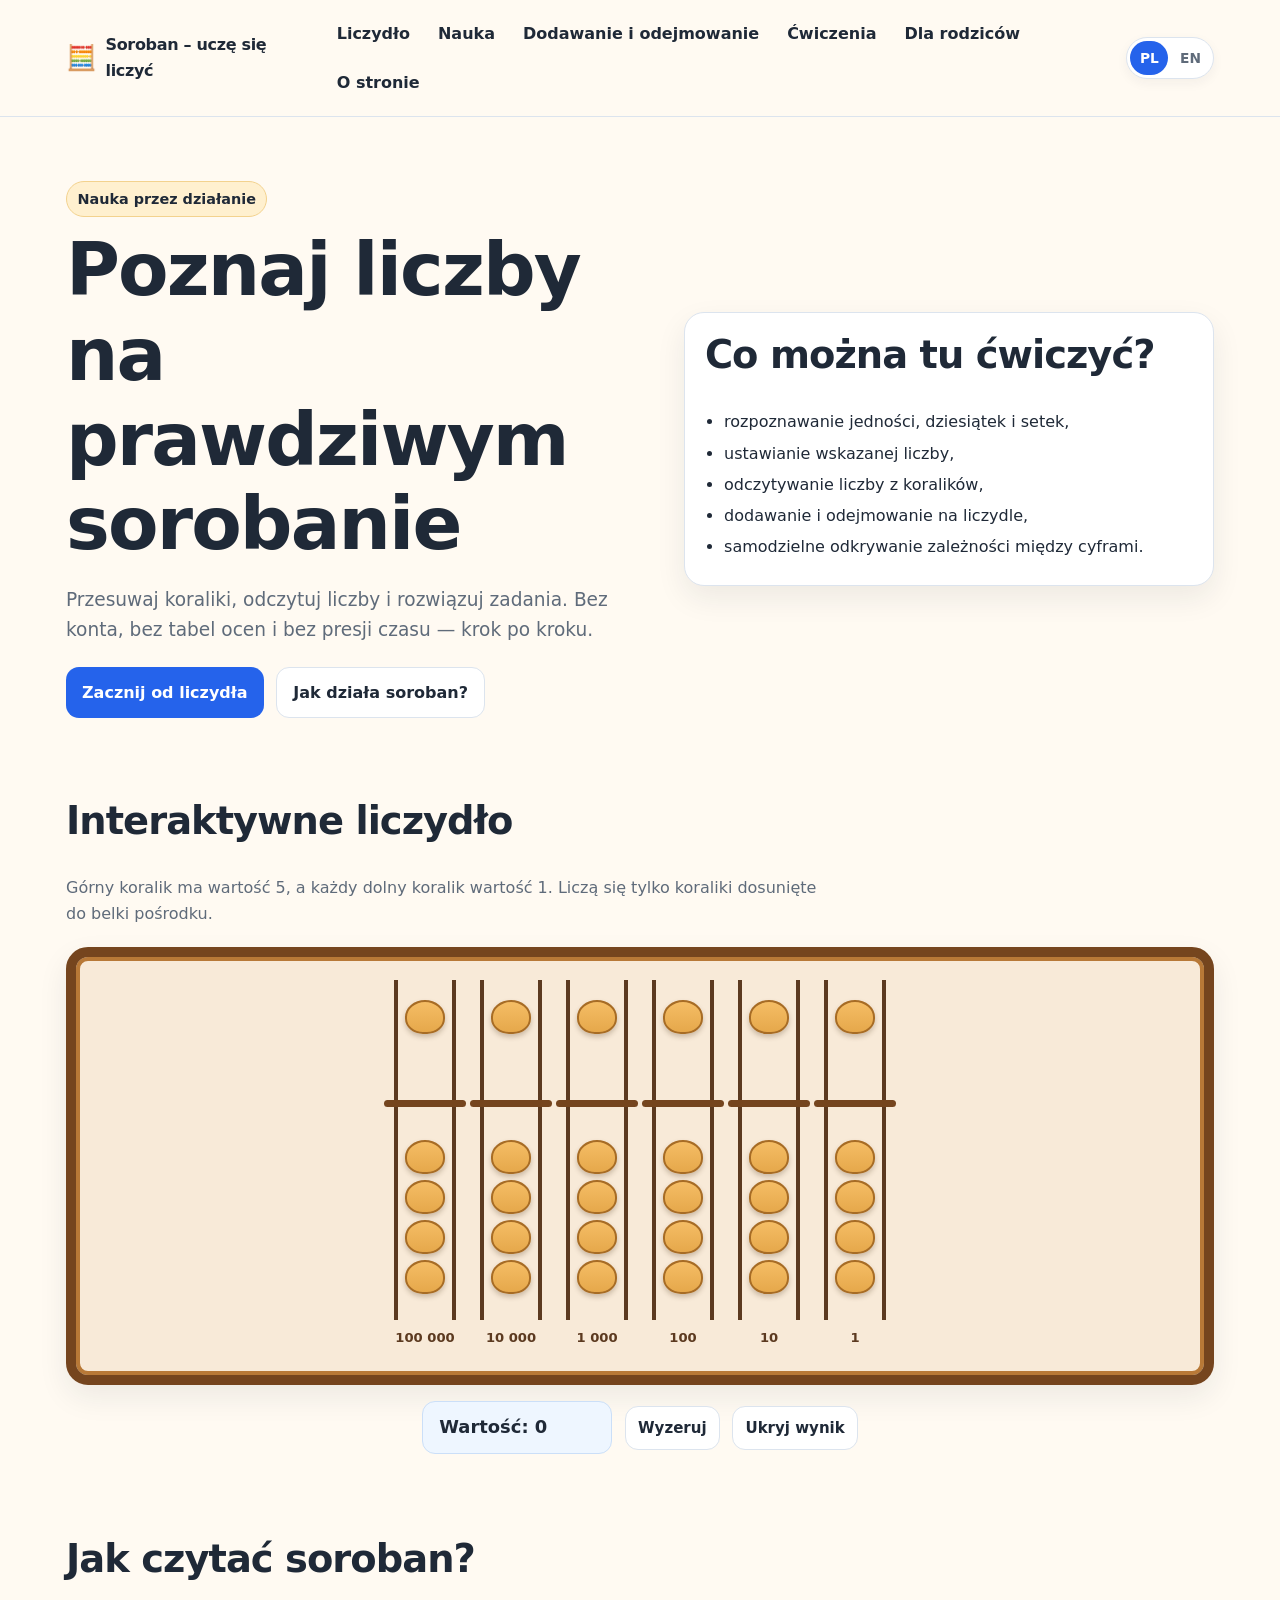
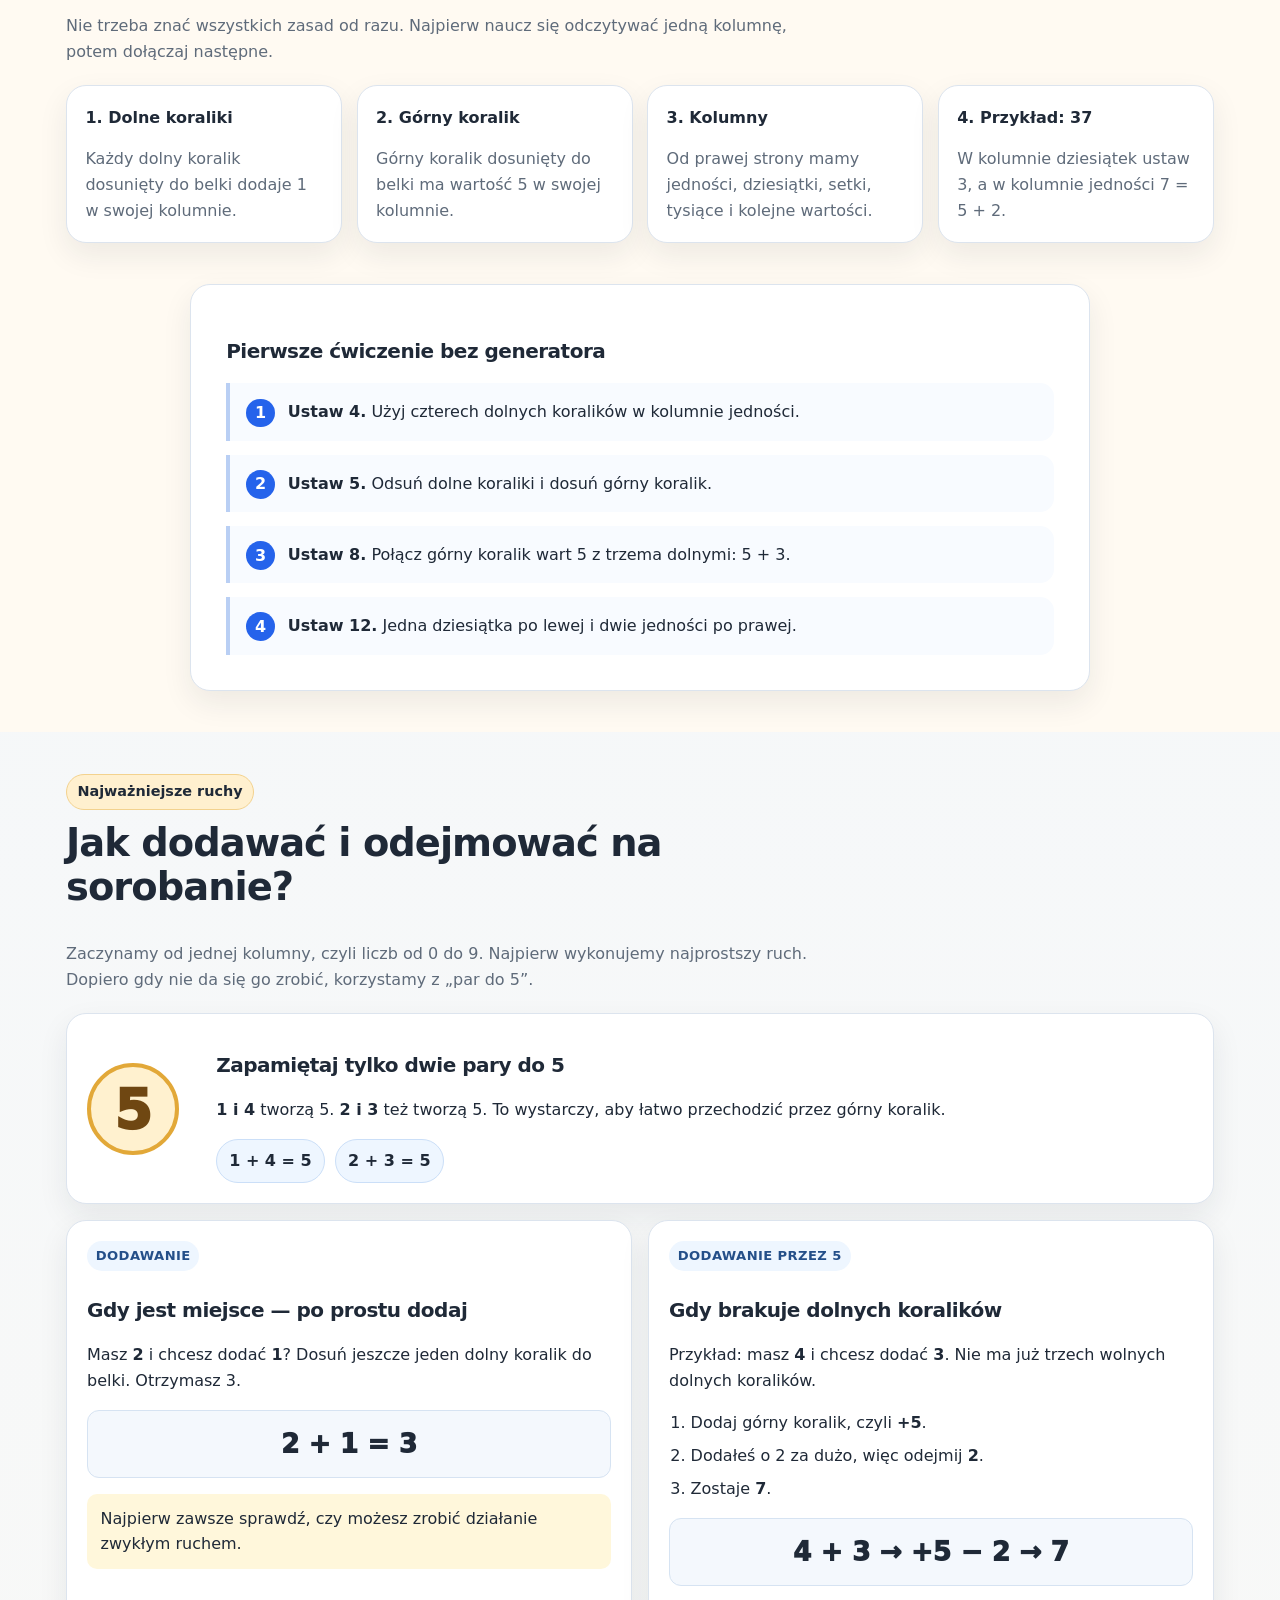
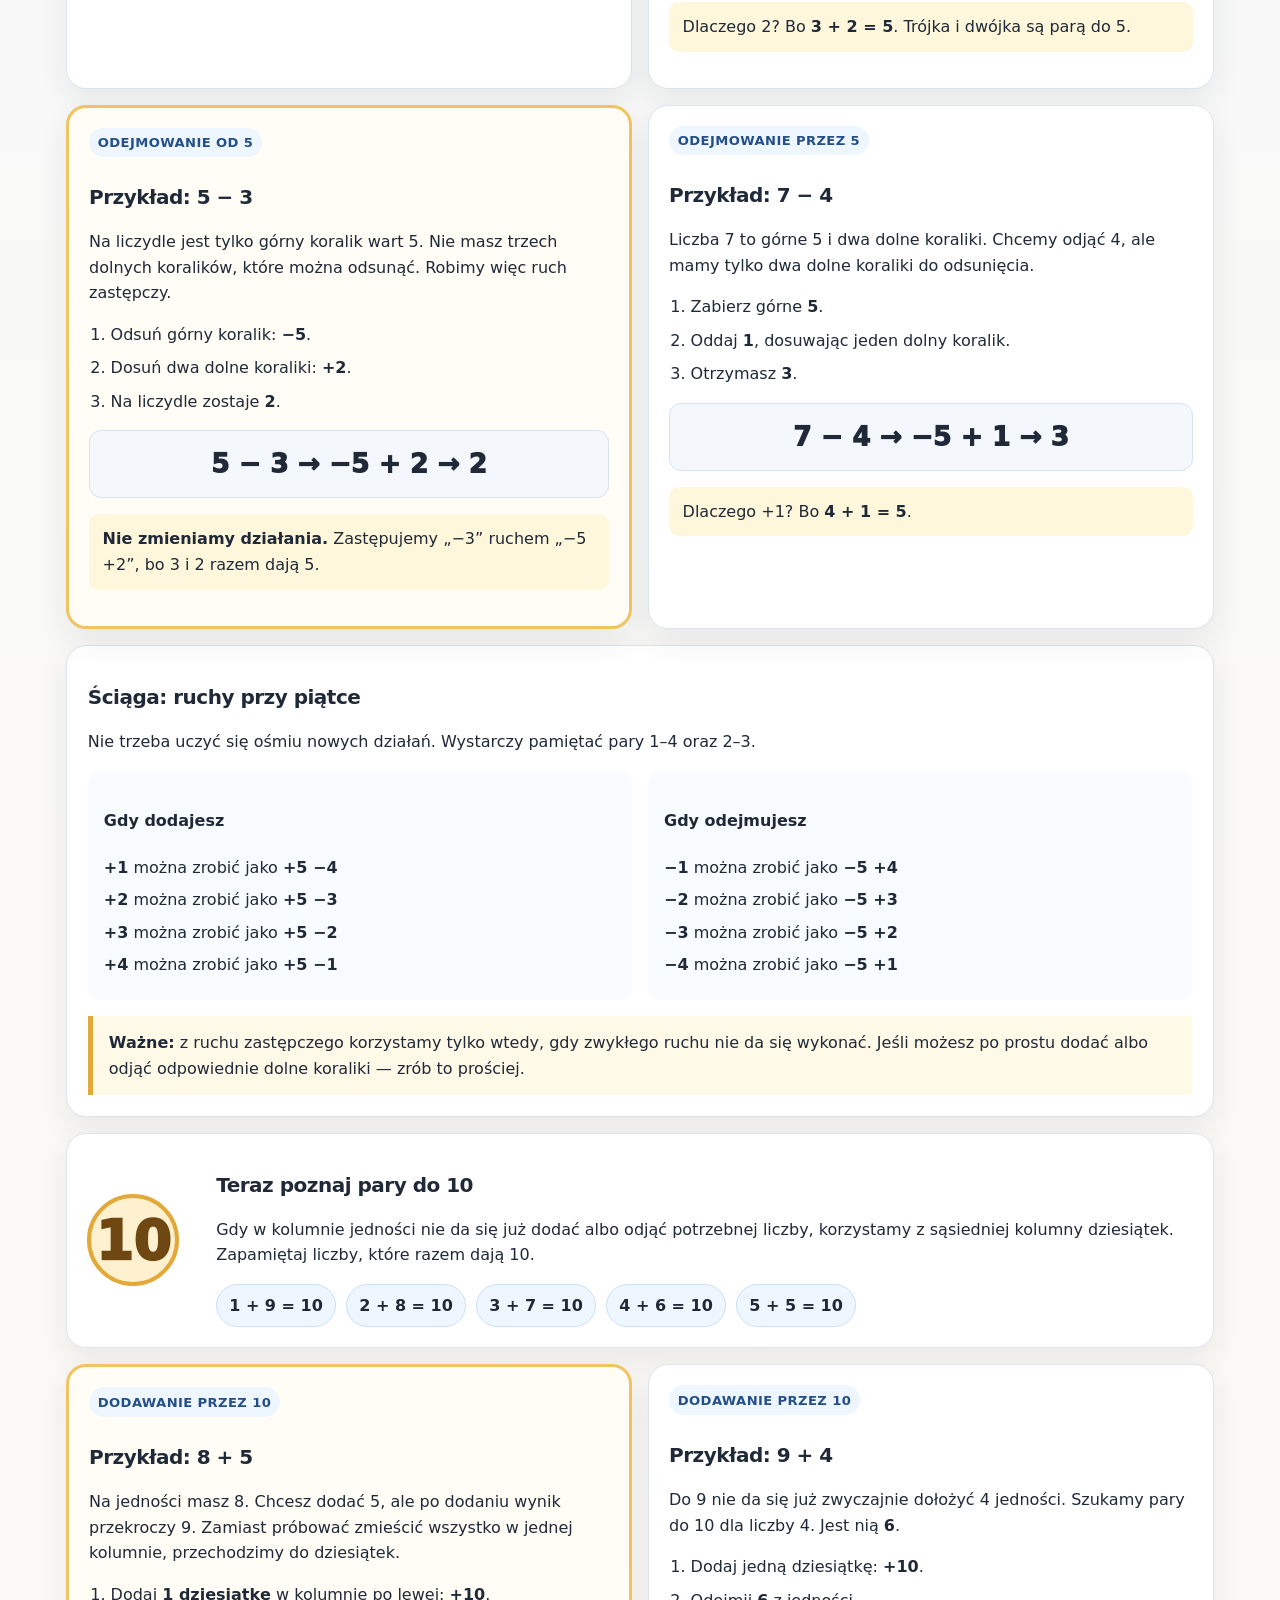
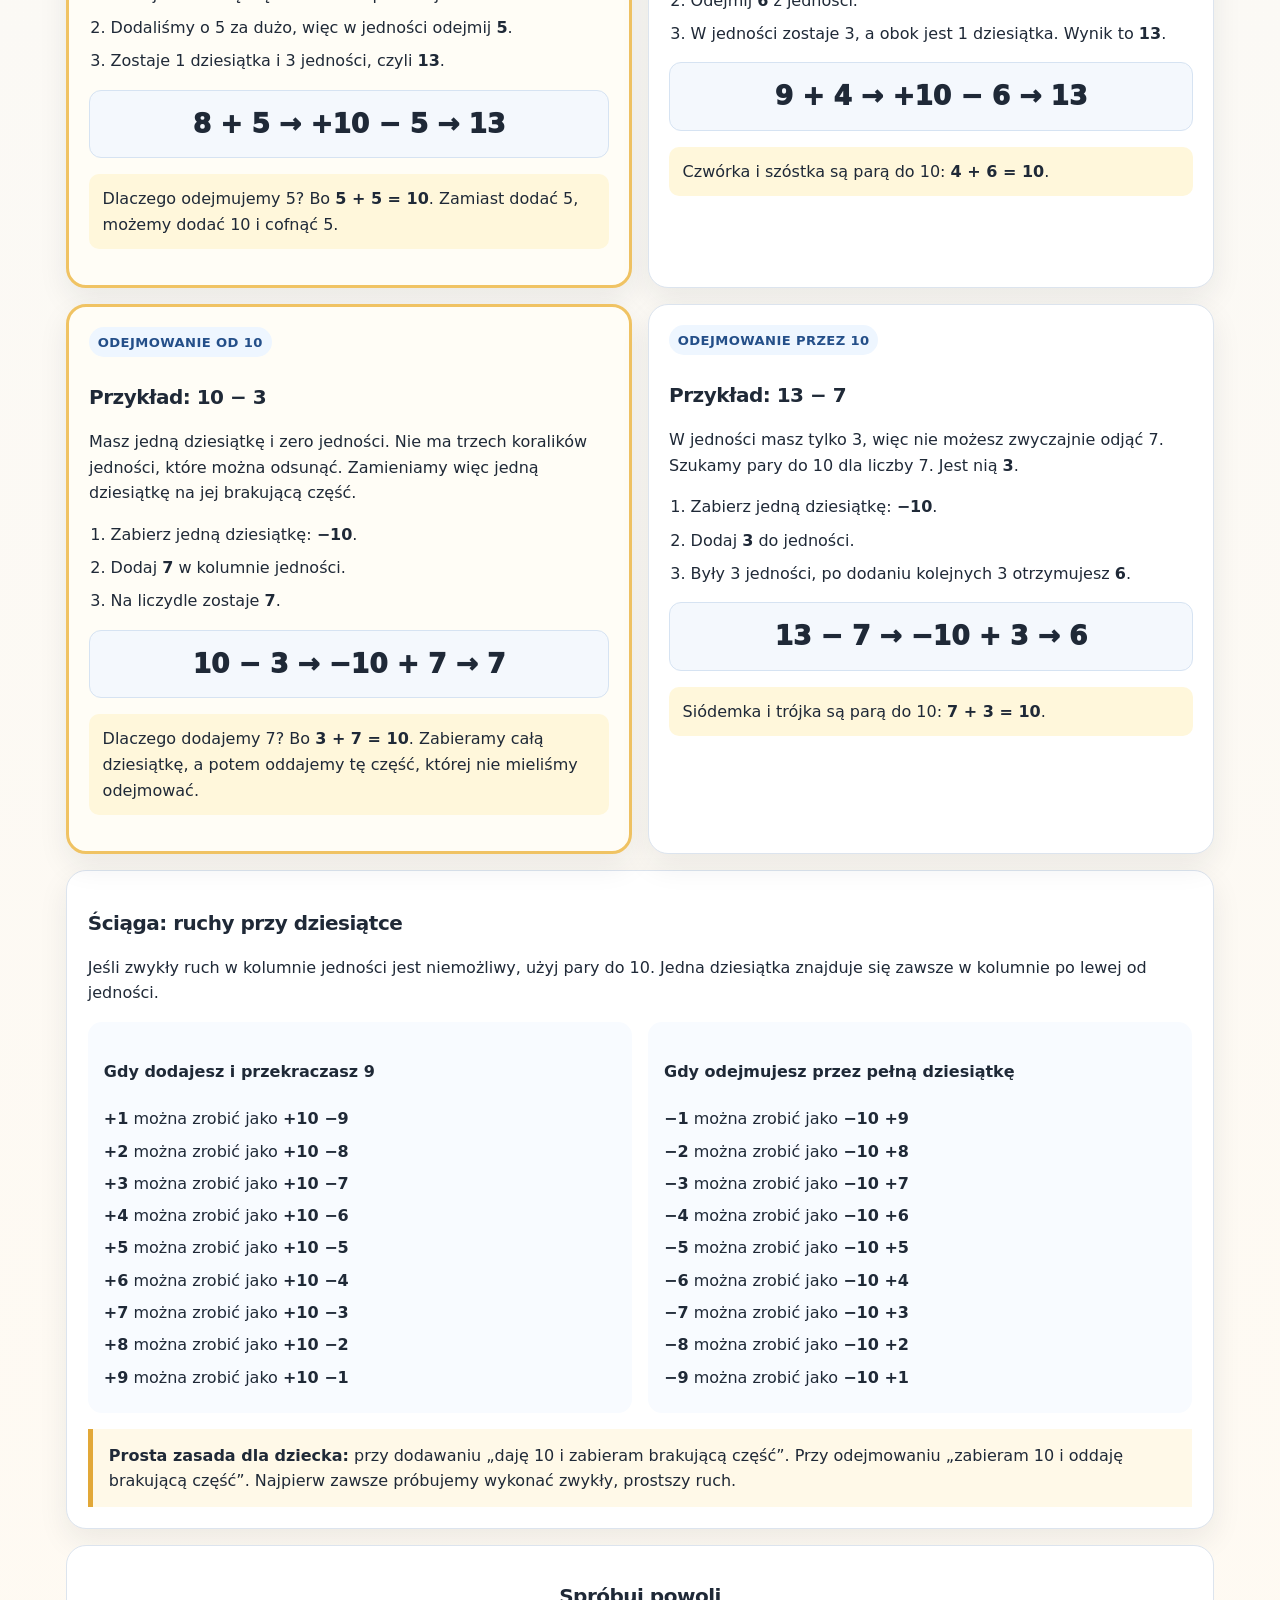
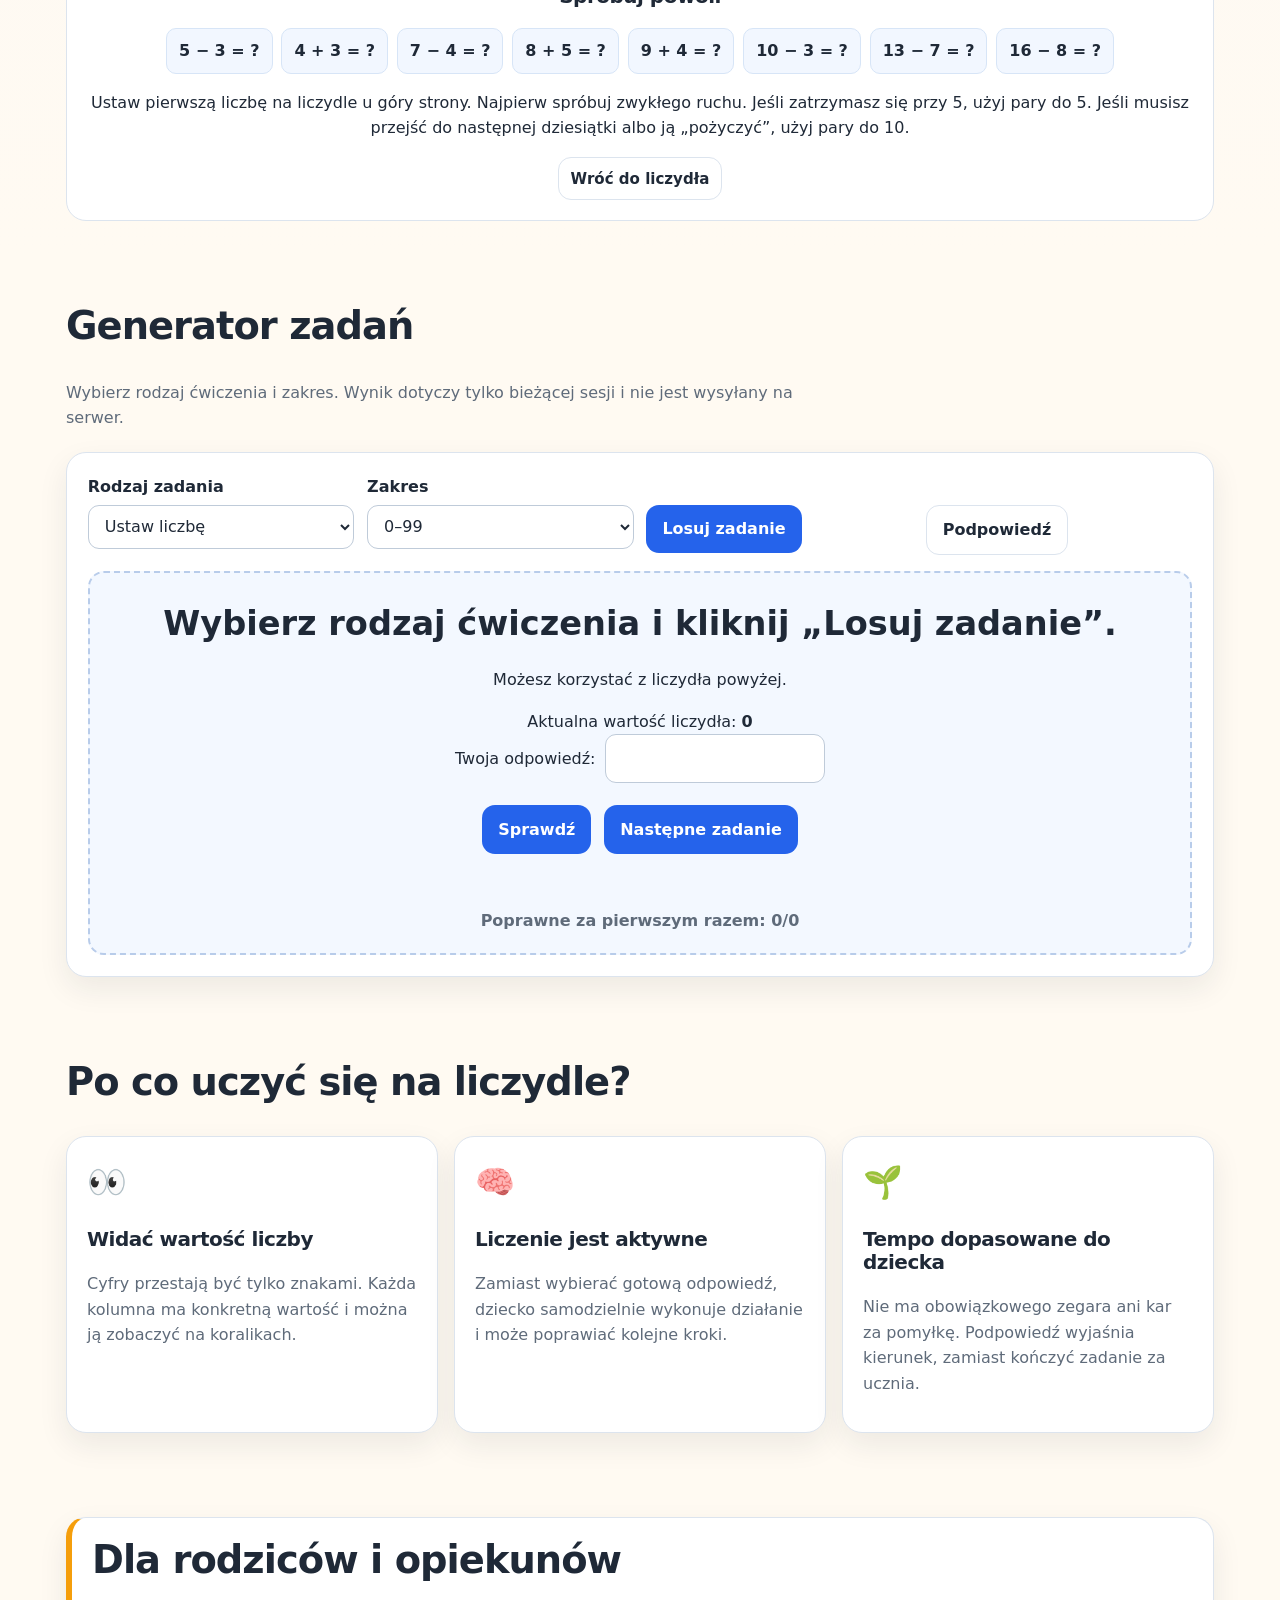
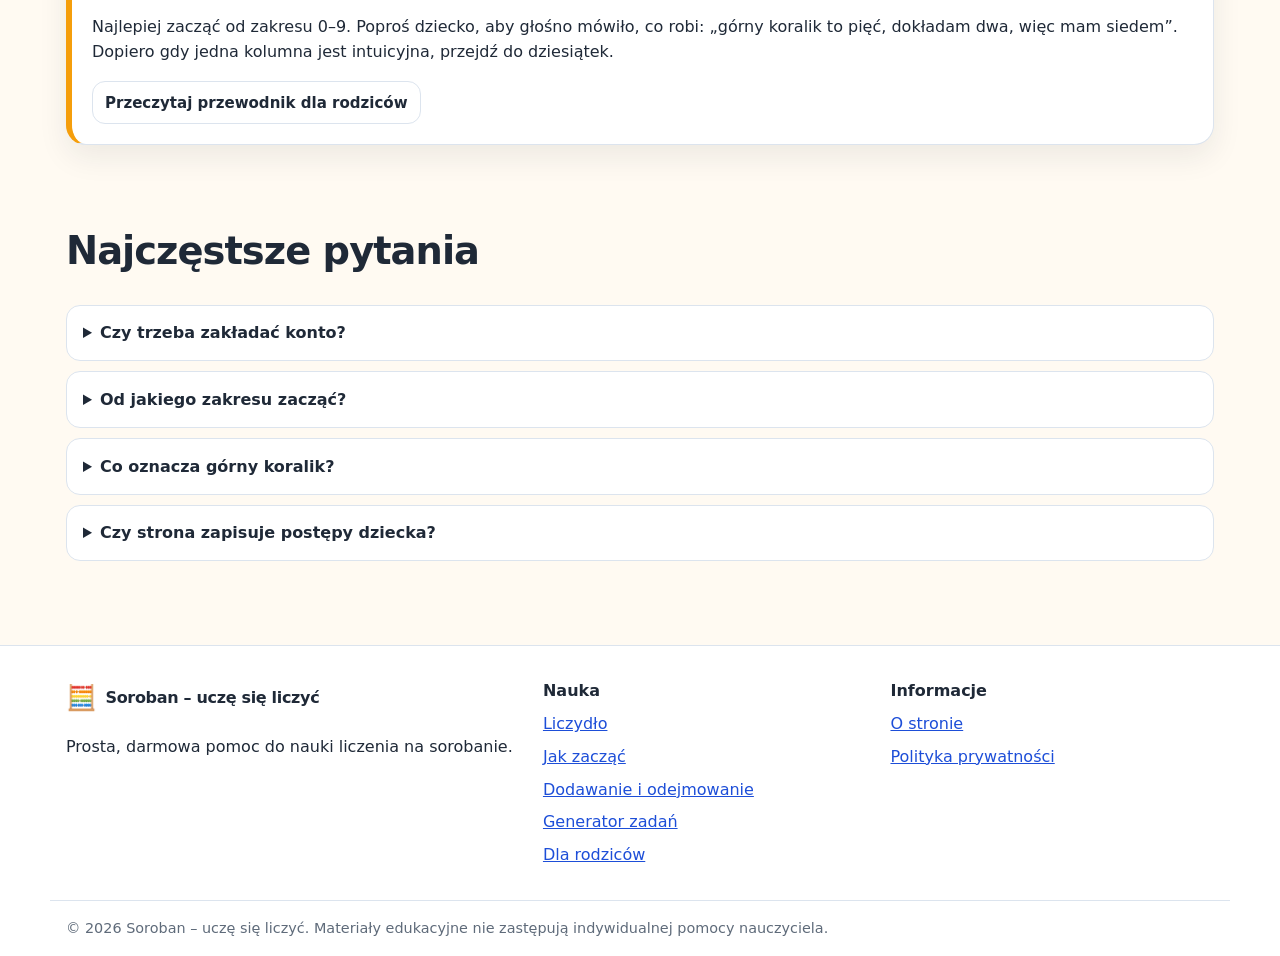
<file: index.html>
<!doctype html>
<html lang="pl">
<head>
  <meta charset="utf-8">
  <meta name="google-site-verification" content="3t4H2gu23FhrcLdk1sx3YQutkBLUORlfwgHV2vR9ql8" />
  <meta name="viewport" content="width=device-width, initial-scale=1">
  <meta name="description" content="Darmowa nauka liczenia na sorobanie: interaktywne liczydło, lekcje krok po kroku, generator zadań i wskazówki dla rodziców.">
  <meta name="theme-color" content="#fffaf2">
  <meta name="robots" content="index,follow,max-image-preview:large">
  <title>Soroban dla dzieci – nauka liczenia, dodawania i odejmowania</title>
  <link rel="canonical" href="https://soroban-learning.github.io/">
  <link rel="alternate" hreflang="pl" href="https://soroban-learning.github.io/">
  <link rel="alternate" hreflang="en" href="https://soroban-learning.github.io/en/">
  <link rel="alternate" hreflang="x-default" href="https://soroban-learning.github.io/">
  <link rel="stylesheet" href="assets/css/style.css">
  <script async src="https://pagead2.googlesyndication.com/pagead/js/adsbygoogle.js?client=ca-pub-2654167674032555" crossorigin="anonymous"></script>
</head>
<body>
<a class="skip-link" href="#main">Przejdź do treści</a>
<header class="site-header">
  <div class="nav-wrap">
    <a class="brand" href="index.html"><span class="brand-mark" aria-hidden="true">🧮</span> Soroban – uczę się liczyć</a>
    <nav class="site-nav" aria-label="Główna nawigacja">
      <a href="#liczydlo">Liczydło</a>
      <a href="#nauka">Nauka</a>
      <a href="#dzialania">Dodawanie i odejmowanie</a>
      <a href="#cwiczenia">Ćwiczenia</a>
      <a href="rodzice.html">Dla rodziców</a>
      <a href="o-stronie.html">O stronie</a>
    </nav>
    <div class="lang-switch" aria-label="Wybór języka"><a href="index.html" aria-current="true" data-lang-choice="pl">PL</a><a href="en/index.html" data-lang-choice="en">EN</a></div>
  </div>
</header>

<main id="main">
  <div class="container">
    <section class="hero">
      <div>
        <span class="eyebrow">Nauka przez działanie</span>
        <h1>Poznaj liczby na prawdziwym sorobanie</h1>
        <p class="lead">Przesuwaj koraliki, odczytuj liczby i rozwiązuj zadania. Bez konta, bez tabel ocen i bez presji czasu — krok po kroku.</p>
        <div class="actions">
          <a class="btn btn-primary" href="#liczydlo">Zacznij od liczydła</a>
          <a class="btn btn-secondary" href="#nauka">Jak działa soroban?</a>
        </div>
      </div>
      <aside class="hero-card" aria-label="Co znajdziesz na stronie">
        <h2>Co można tu ćwiczyć?</h2>
        <ul class="hero-list">
          <li>rozpoznawanie jedności, dziesiątek i setek,</li>
          <li>ustawianie wskazanej liczby,</li>
          <li>odczytywanie liczby z koralików,</li>
          <li>dodawanie i odejmowanie na liczydle,</li>
          <li>samodzielne odkrywanie zależności między cyframi.</li>
        </ul>
      </aside>
    </section>
  </div>

  <section class="section" id="liczydlo">
    <div class="container">
      <div class="section-head">
        <h2>Interaktywne liczydło</h2>
        <p>Górny koralik ma wartość 5, a każdy dolny koralik wartość 1. Liczą się tylko koraliki dosunięte do belki pośrodku.</p>
      </div>
      <div class="soroban-shell">
        <div class="soroban" id="soroban" aria-label="Interaktywny soroban"></div>
      </div>
      <div class="soroban-toolbar">
        <div class="value-box" id="valueBox" aria-live="polite">Wartość: <span class="value-number" data-soroban-value>0</span></div>
        <button class="btn btn-secondary btn-small" id="reset" type="button">Wyzeruj</button>
        <button class="btn btn-secondary btn-small" id="toggleValue" type="button">Ukryj wynik</button>
      </div>
    </div>
  </section>

  <section class="section" id="nauka">
    <div class="container">
      <div class="section-head">
        <h2>Jak czytać soroban?</h2>
        <p>Nie trzeba znać wszystkich zasad od razu. Najpierw naucz się odczytywać jedną kolumnę, potem dołączaj następne.</p>
      </div>
      <div class="learning-strip">
        <article class="lesson-card"><strong>1. Dolne koraliki</strong><p>Każdy dolny koralik dosunięty do belki dodaje 1 w swojej kolumnie.</p></article>
        <article class="lesson-card"><strong>2. Górny koralik</strong><p>Górny koralik dosunięty do belki ma wartość 5 w swojej kolumnie.</p></article>
        <article class="lesson-card"><strong>3. Kolumny</strong><p>Od prawej strony mamy jedności, dziesiątki, setki, tysiące i kolejne wartości.</p></article>
        <article class="lesson-card"><strong>4. Przykład: 37</strong><p>W kolumnie dziesiątek ustaw 3, a w kolumnie jedności 7 = 5 + 2.</p></article>
      </div>

      <div class="section" style="padding-bottom:0">
        <div class="content-card">
          <h3>Pierwsze ćwiczenie bez generatora</h3>
          <div class="steps">
            <div class="step"><strong>Ustaw 4.</strong> Użyj czterech dolnych koralików w kolumnie jedności.</div>
            <div class="step"><strong>Ustaw 5.</strong> Odsuń dolne koraliki i dosuń górny koralik.</div>
            <div class="step"><strong>Ustaw 8.</strong> Połącz górny koralik wart 5 z trzema dolnymi: 5 + 3.</div>
            <div class="step"><strong>Ustaw 12.</strong> Jedna dziesiątka po lewej i dwie jedności po prawej.</div>
          </div>
        </div>
      </div>
    </div>
  </section>

  <section class="section arithmetic-school" id="dzialania">
    <div class="container">
      <div class="section-head">
        <span class="eyebrow">Najważniejsze ruchy</span>
        <h2>Jak dodawać i odejmować na sorobanie?</h2>
        <p>Zaczynamy od jednej kolumny, czyli liczb od 0 do 9. Najpierw wykonujemy najprostszy ruch. Dopiero gdy nie da się go zrobić, korzystamy z „par do 5”.</p>
      </div>

      <div class="rule-intro">
        <div class="rule-big">5</div>
        <div>
          <h3>Zapamiętaj tylko dwie pary do 5</h3>
          <p><strong>1 i 4</strong> tworzą 5. <strong>2 i 3</strong> też tworzą 5. To wystarczy, aby łatwo przechodzić przez górny koralik.</p>
          <div class="friend-pairs" aria-label="Pary liczb do pięciu">
            <span>1 + 4 = 5</span><span>2 + 3 = 5</span>
          </div>
        </div>
      </div>

      <div class="arithmetic-grid">
        <article class="teach-card">
          <span class="teach-tag">Dodawanie</span>
          <h3>Gdy jest miejsce — po prostu dodaj</h3>
          <p>Masz <strong>2</strong> i chcesz dodać <strong>1</strong>? Dosuń jeszcze jeden dolny koralik do belki. Otrzymasz 3.</p>
          <div class="equation">2 + 1 = 3</div>
          <p class="kid-note">Najpierw zawsze sprawdź, czy możesz zrobić działanie zwykłym ruchem.</p>
        </article>

        <article class="teach-card">
          <span class="teach-tag">Dodawanie przez 5</span>
          <h3>Gdy brakuje dolnych koralików</h3>
          <p>Przykład: masz <strong>4</strong> i chcesz dodać <strong>3</strong>. Nie ma już trzech wolnych dolnych koralików.</p>
          <ol class="move-list">
            <li>Dodaj górny koralik, czyli <strong>+5</strong>.</li>
            <li>Dodałeś o 2 za dużo, więc odejmij <strong>2</strong>.</li>
            <li>Zostaje <strong>7</strong>.</li>
          </ol>
          <div class="equation">4 + 3 → +5 − 2 → 7</div>
          <p class="kid-note">Dlaczego 2? Bo <strong>3 + 2 = 5</strong>. Trójka i dwójka są parą do 5.</p>
        </article>

        <article class="teach-card teach-card-accent">
          <span class="teach-tag">Odejmowanie od 5</span>
          <h3>Przykład: 5 − 3</h3>
          <p>Na liczydle jest tylko górny koralik wart 5. Nie masz trzech dolnych koralików, które można odsunąć. Robimy więc ruch zastępczy.</p>
          <ol class="move-list">
            <li>Odsuń górny koralik: <strong>−5</strong>.</li>
            <li>Dosuń dwa dolne koraliki: <strong>+2</strong>.</li>
            <li>Na liczydle zostaje <strong>2</strong>.</li>
          </ol>
          <div class="equation">5 − 3 → −5 + 2 → 2</div>
          <p class="kid-note"><strong>Nie zmieniamy działania.</strong> Zastępujemy „−3” ruchem „−5 +2”, bo 3 i 2 razem dają 5.</p>
        </article>

        <article class="teach-card">
          <span class="teach-tag">Odejmowanie przez 5</span>
          <h3>Przykład: 7 − 4</h3>
          <p>Liczba 7 to górne 5 i dwa dolne koraliki. Chcemy odjąć 4, ale mamy tylko dwa dolne koraliki do odsunięcia.</p>
          <ol class="move-list">
            <li>Zabierz górne <strong>5</strong>.</li>
            <li>Oddaj <strong>1</strong>, dosuwając jeden dolny koralik.</li>
            <li>Otrzymasz <strong>3</strong>.</li>
          </ol>
          <div class="equation">7 − 4 → −5 + 1 → 3</div>
          <p class="kid-note">Dlaczego +1? Bo <strong>4 + 1 = 5</strong>.</p>
        </article>
      </div>

      <div class="complement-box">
        <h3>Ściąga: ruchy przy piątce</h3>
        <p>Nie trzeba uczyć się ośmiu nowych działań. Wystarczy pamiętać pary 1–4 oraz 2–3.</p>
        <div class="complement-columns">
          <div>
            <h4>Gdy dodajesz</h4>
            <p><strong>+1</strong> można zrobić jako <strong>+5 −4</strong></p>
            <p><strong>+2</strong> można zrobić jako <strong>+5 −3</strong></p>
            <p><strong>+3</strong> można zrobić jako <strong>+5 −2</strong></p>
            <p><strong>+4</strong> można zrobić jako <strong>+5 −1</strong></p>
          </div>
          <div>
            <h4>Gdy odejmujesz</h4>
            <p><strong>−1</strong> można zrobić jako <strong>−5 +4</strong></p>
            <p><strong>−2</strong> można zrobić jako <strong>−5 +3</strong></p>
            <p><strong>−3</strong> można zrobić jako <strong>−5 +2</strong></p>
            <p><strong>−4</strong> można zrobić jako <strong>−5 +1</strong></p>
          </div>
        </div>
        <p class="rule-warning"><strong>Ważne:</strong> z ruchu zastępczego korzystamy tylko wtedy, gdy zwykłego ruchu nie da się wykonać. Jeśli możesz po prostu dodać albo odjąć odpowiednie dolne koraliki — zrób to prościej.</p>
      </div>

      <div class="rule-intro ten-rule" id="dziesiatka" style="margin-top:1rem">
        <div class="rule-big">10</div>
        <div>
          <h3>Teraz poznaj pary do 10</h3>
          <p>Gdy w kolumnie jedności nie da się już dodać albo odjąć potrzebnej liczby, korzystamy z sąsiedniej kolumny dziesiątek. Zapamiętaj liczby, które razem dają 10.</p>
          <div class="friend-pairs" aria-label="Pary liczb do dziesięciu">
            <span>1 + 9 = 10</span><span>2 + 8 = 10</span><span>3 + 7 = 10</span><span>4 + 6 = 10</span><span>5 + 5 = 10</span>
          </div>
        </div>
      </div>

      <div class="arithmetic-grid">
        <article class="teach-card teach-card-accent">
          <span class="teach-tag">Dodawanie przez 10</span>
          <h3>Przykład: 8 + 5</h3>
          <p>Na jedności masz 8. Chcesz dodać 5, ale po dodaniu wynik przekroczy 9. Zamiast próbować zmieścić wszystko w jednej kolumnie, przechodzimy do dziesiątek.</p>
          <ol class="move-list">
            <li>Dodaj <strong>1 dziesiątkę</strong> w kolumnie po lewej: <strong>+10</strong>.</li>
            <li>Dodaliśmy o 5 za dużo, więc w jedności odejmij <strong>5</strong>.</li>
            <li>Zostaje 1 dziesiątka i 3 jedności, czyli <strong>13</strong>.</li>
          </ol>
          <div class="equation">8 + 5 → +10 − 5 → 13</div>
          <p class="kid-note">Dlaczego odejmujemy 5? Bo <strong>5 + 5 = 10</strong>. Zamiast dodać 5, możemy dodać 10 i cofnąć 5.</p>
        </article>

        <article class="teach-card">
          <span class="teach-tag">Dodawanie przez 10</span>
          <h3>Przykład: 9 + 4</h3>
          <p>Do 9 nie da się już zwyczajnie dołożyć 4 jedności. Szukamy pary do 10 dla liczby 4. Jest nią <strong>6</strong>.</p>
          <ol class="move-list">
            <li>Dodaj jedną dziesiątkę: <strong>+10</strong>.</li>
            <li>Odejmij <strong>6</strong> z jedności.</li>
            <li>W jedności zostaje 3, a obok jest 1 dziesiątka. Wynik to <strong>13</strong>.</li>
          </ol>
          <div class="equation">9 + 4 → +10 − 6 → 13</div>
          <p class="kid-note">Czwórka i szóstka są parą do 10: <strong>4 + 6 = 10</strong>.</p>
        </article>

        <article class="teach-card teach-card-accent">
          <span class="teach-tag">Odejmowanie od 10</span>
          <h3>Przykład: 10 − 3</h3>
          <p>Masz jedną dziesiątkę i zero jedności. Nie ma trzech koralików jedności, które można odsunąć. Zamieniamy więc jedną dziesiątkę na jej brakującą część.</p>
          <ol class="move-list">
            <li>Zabierz jedną dziesiątkę: <strong>−10</strong>.</li>
            <li>Dodaj <strong>7</strong> w kolumnie jedności.</li>
            <li>Na liczydle zostaje <strong>7</strong>.</li>
          </ol>
          <div class="equation">10 − 3 → −10 + 7 → 7</div>
          <p class="kid-note">Dlaczego dodajemy 7? Bo <strong>3 + 7 = 10</strong>. Zabieramy całą dziesiątkę, a potem oddajemy tę część, której nie mieliśmy odejmować.</p>
        </article>

        <article class="teach-card">
          <span class="teach-tag">Odejmowanie przez 10</span>
          <h3>Przykład: 13 − 7</h3>
          <p>W jedności masz tylko 3, więc nie możesz zwyczajnie odjąć 7. Szukamy pary do 10 dla liczby 7. Jest nią <strong>3</strong>.</p>
          <ol class="move-list">
            <li>Zabierz jedną dziesiątkę: <strong>−10</strong>.</li>
            <li>Dodaj <strong>3</strong> do jedności.</li>
            <li>Były 3 jedności, po dodaniu kolejnych 3 otrzymujesz <strong>6</strong>.</li>
          </ol>
          <div class="equation">13 − 7 → −10 + 3 → 6</div>
          <p class="kid-note">Siódemka i trójka są parą do 10: <strong>7 + 3 = 10</strong>.</p>
        </article>
      </div>

      <div class="complement-box">
        <h3>Ściąga: ruchy przy dziesiątce</h3>
        <p>Jeśli zwykły ruch w kolumnie jedności jest niemożliwy, użyj pary do 10. Jedna dziesiątka znajduje się zawsze w kolumnie po lewej od jedności.</p>
        <div class="complement-columns">
          <div>
            <h4>Gdy dodajesz i przekraczasz 9</h4>
            <p><strong>+1</strong> można zrobić jako <strong>+10 −9</strong></p>
            <p><strong>+2</strong> można zrobić jako <strong>+10 −8</strong></p>
            <p><strong>+3</strong> można zrobić jako <strong>+10 −7</strong></p>
            <p><strong>+4</strong> można zrobić jako <strong>+10 −6</strong></p>
            <p><strong>+5</strong> można zrobić jako <strong>+10 −5</strong></p>
            <p><strong>+6</strong> można zrobić jako <strong>+10 −4</strong></p>
            <p><strong>+7</strong> można zrobić jako <strong>+10 −3</strong></p>
            <p><strong>+8</strong> można zrobić jako <strong>+10 −2</strong></p>
            <p><strong>+9</strong> można zrobić jako <strong>+10 −1</strong></p>
          </div>
          <div>
            <h4>Gdy odejmujesz przez pełną dziesiątkę</h4>
            <p><strong>−1</strong> można zrobić jako <strong>−10 +9</strong></p>
            <p><strong>−2</strong> można zrobić jako <strong>−10 +8</strong></p>
            <p><strong>−3</strong> można zrobić jako <strong>−10 +7</strong></p>
            <p><strong>−4</strong> można zrobić jako <strong>−10 +6</strong></p>
            <p><strong>−5</strong> można zrobić jako <strong>−10 +5</strong></p>
            <p><strong>−6</strong> można zrobić jako <strong>−10 +4</strong></p>
            <p><strong>−7</strong> można zrobić jako <strong>−10 +3</strong></p>
            <p><strong>−8</strong> można zrobić jako <strong>−10 +2</strong></p>
            <p><strong>−9</strong> można zrobić jako <strong>−10 +1</strong></p>
          </div>
        </div>
        <p class="rule-warning"><strong>Prosta zasada dla dziecka:</strong> przy dodawaniu „daję 10 i zabieram brakującą część”. Przy odejmowaniu „zabieram 10 i oddaję brakującą część”. Najpierw zawsze próbujemy wykonać zwykły, prostszy ruch.</p>
      </div>

      <div class="mini-practice">
        <h3>Spróbuj powoli</h3>
        <div class="practice-chips">
          <span>5 − 3 = ?</span><span>4 + 3 = ?</span><span>7 − 4 = ?</span><span>8 + 5 = ?</span><span>9 + 4 = ?</span><span>10 − 3 = ?</span><span>13 − 7 = ?</span><span>16 − 8 = ?</span>
        </div>
        <p>Ustaw pierwszą liczbę na liczydle u góry strony. Najpierw spróbuj zwykłego ruchu. Jeśli zatrzymasz się przy 5, użyj pary do 5. Jeśli musisz przejść do następnej dziesiątki albo ją „pożyczyć”, użyj pary do 10.</p>
        <a class="btn btn-secondary btn-small" href="#liczydlo">Wróć do liczydła</a>
      </div>
    </div>
  </section>

  <section class="section" id="cwiczenia">
    <div class="container">
      <div class="section-head">
        <h2>Generator zadań</h2>
        <p>Wybierz rodzaj ćwiczenia i zakres. Wynik dotyczy tylko bieżącej sesji i nie jest wysyłany na serwer.</p>
      </div>
      <div class="exercise-panel">
        <div class="controls">
          <div class="field">
            <label for="taskType">Rodzaj zadania</label>
            <select id="taskType">
              <option value="set">Ustaw liczbę</option>
              <option value="read">Odczytaj liczbę</option>
              <option value="add">Dodawanie</option>
              <option value="sub">Odejmowanie</option>
            </select>
          </div>
          <div class="field">
            <label for="range">Zakres</label>
            <select id="range">
              <option value="9">0–9</option>
              <option value="20">0–20</option>
              <option value="99" selected>0–99</option>
              <option value="999">0–999</option>
              <option value="9999">0–9 999</option>
            </select>
          </div>
          <div class="field">
            <label>&nbsp;</label>
            <button class="btn btn-primary" id="startTask" type="button">Losuj zadanie</button>
          </div>
          <div class="field">
            <label>&nbsp;</label>
            <button class="btn btn-secondary" id="hintTask" type="button">Podpowiedź</button>
          </div>
        </div>

        <div class="task-box" aria-live="polite">
          <div class="task-text" id="taskText">Wybierz rodzaj ćwiczenia i kliknij „Losuj zadanie”.</div>
          <p id="taskHelp">Możesz korzystać z liczydła powyżej.</p>
          <div id="sorobanTaskHint">Aktualna wartość liczydła: <strong data-soroban-value>0</strong></div>
          <div class="answer-row" id="textAnswerWrap" hidden>
            <label for="textAnswer">Twoja odpowiedź:</label>
            <input id="textAnswer" type="number" min="0" inputmode="numeric" autocomplete="off">
          </div>
          <div class="actions" style="justify-content:center">
            <button class="btn btn-primary" id="checkTask" type="button">Sprawdź</button>
            <button class="btn btn-primary" id="nextTask" type="button" hidden>Następne zadanie</button>
          </div>
          <div class="feedback" id="feedback"></div>
          <div class="score" id="score">Poprawne za pierwszym razem: 0/0</div>
        </div>
      </div>
    </div>
  </section>

  <section class="section">
    <div class="container">
      <div class="section-head"><h2>Po co uczyć się na liczydle?</h2></div>
      <div class="grid-3">
        <article class="card"><div class="card-icon" aria-hidden="true">👀</div><h3>Widać wartość liczby</h3><p>Cyfry przestają być tylko znakami. Każda kolumna ma konkretną wartość i można ją zobaczyć na koralikach.</p></article>
        <article class="card"><div class="card-icon" aria-hidden="true">🧠</div><h3>Liczenie jest aktywne</h3><p>Zamiast wybierać gotową odpowiedź, dziecko samodzielnie wykonuje działanie i może poprawiać kolejne kroki.</p></article>
        <article class="card"><div class="card-icon" aria-hidden="true">🌱</div><h3>Tempo dopasowane do dziecka</h3><p>Nie ma obowiązkowego zegara ani kar za pomyłkę. Podpowiedź wyjaśnia kierunek, zamiast kończyć zadanie za ucznia.</p></article>
      </div>
    </div>
  </section>

  <section class="section">
    <div class="container">
      <div class="parent-note">
        <h2>Dla rodziców i opiekunów</h2>
        <p>Najlepiej zacząć od zakresu 0–9. Poproś dziecko, aby głośno mówiło, co robi: „górny koralik to pięć, dokładam dwa, więc mam siedem”. Dopiero gdy jedna kolumna jest intuicyjna, przejdź do dziesiątek.</p>
        <a class="btn btn-secondary btn-small" href="rodzice.html">Przeczytaj przewodnik dla rodziców</a>
      </div>
    </div>
  </section>

  <section class="section faq">
    <div class="container">
      <div class="section-head"><h2>Najczęstsze pytania</h2></div>
      <details><summary>Czy trzeba zakładać konto?</summary><p>Nie. Ćwiczenia działają bez logowania. Wynik sesji jest liczony w przeglądarce i po odświeżeniu strony zaczyna się od zera.</p></details>
      <details><summary>Od jakiego zakresu zacząć?</summary><p>Najpierw 0–9, potem 0–20. Najważniejsze jest pewne rozumienie jednej kolumny i wartości górnego koralika.</p></details>
      <details><summary>Co oznacza górny koralik?</summary><p>Po dosunięciu do belki dodaje 5 jednostek wartości danej kolumny. W kolumnie jedności to 5, w dziesiątkach 50, a w setkach 500.</p></details>
      <details><summary>Czy strona zapisuje postępy dziecka?</summary><p>Nie w obecnej wersji. Nie ma profilu, rankingu ani formularza z imieniem. Dzięki temu można ćwiczyć bez podawania danych dziecka.</p></details>
    </div>
  </section>
</main>

<footer class="site-footer">
  <div class="container footer-grid">
    <div><a class="brand" href="index.html"><span class="brand-mark" aria-hidden="true">🧮</span> Soroban – uczę się liczyć</a><p>Prosta, darmowa pomoc do nauki liczenia na sorobanie.</p></div>
    <div class="footer-links"><strong>Nauka</strong><a href="#liczydlo">Liczydło</a><a href="#nauka">Jak zacząć</a><a href="#dzialania">Dodawanie i odejmowanie</a><a href="#cwiczenia">Generator zadań</a><a href="rodzice.html">Dla rodziców</a></div>
    <div class="footer-links"><strong>Informacje</strong><a href="o-stronie.html">O stronie</a><a href="prywatnosc.html">Polityka prywatności</a></div>
  </div>
  <div class="container footer-bottom">© <span id="year"></span> Soroban – uczę się liczyć. Materiały edukacyjne nie zastępują indywidualnej pomocy nauczyciela.</div>
</footer>
<script src="assets/js/soroban.js"></script>
<script src="assets/js/app.js"></script>
<script src="assets/js/lang.js"></script>
</body>
</html>
</file>
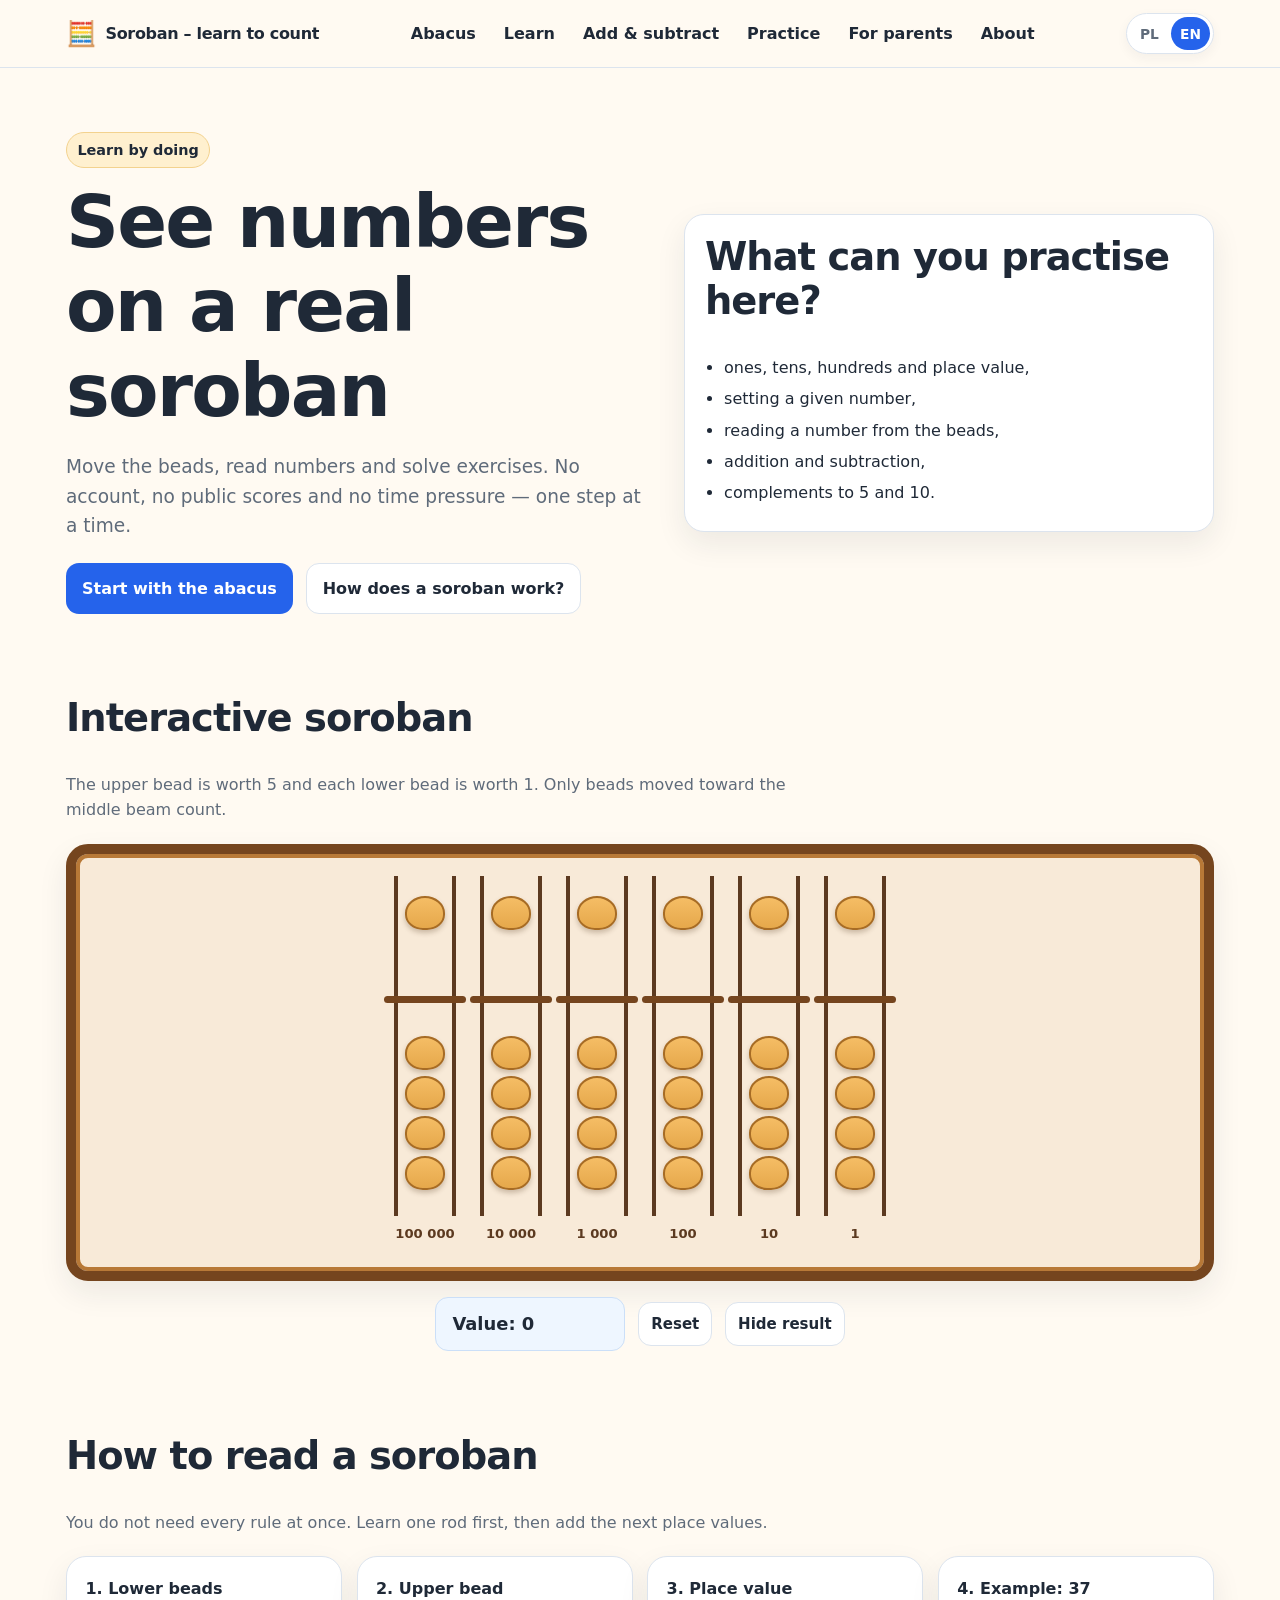
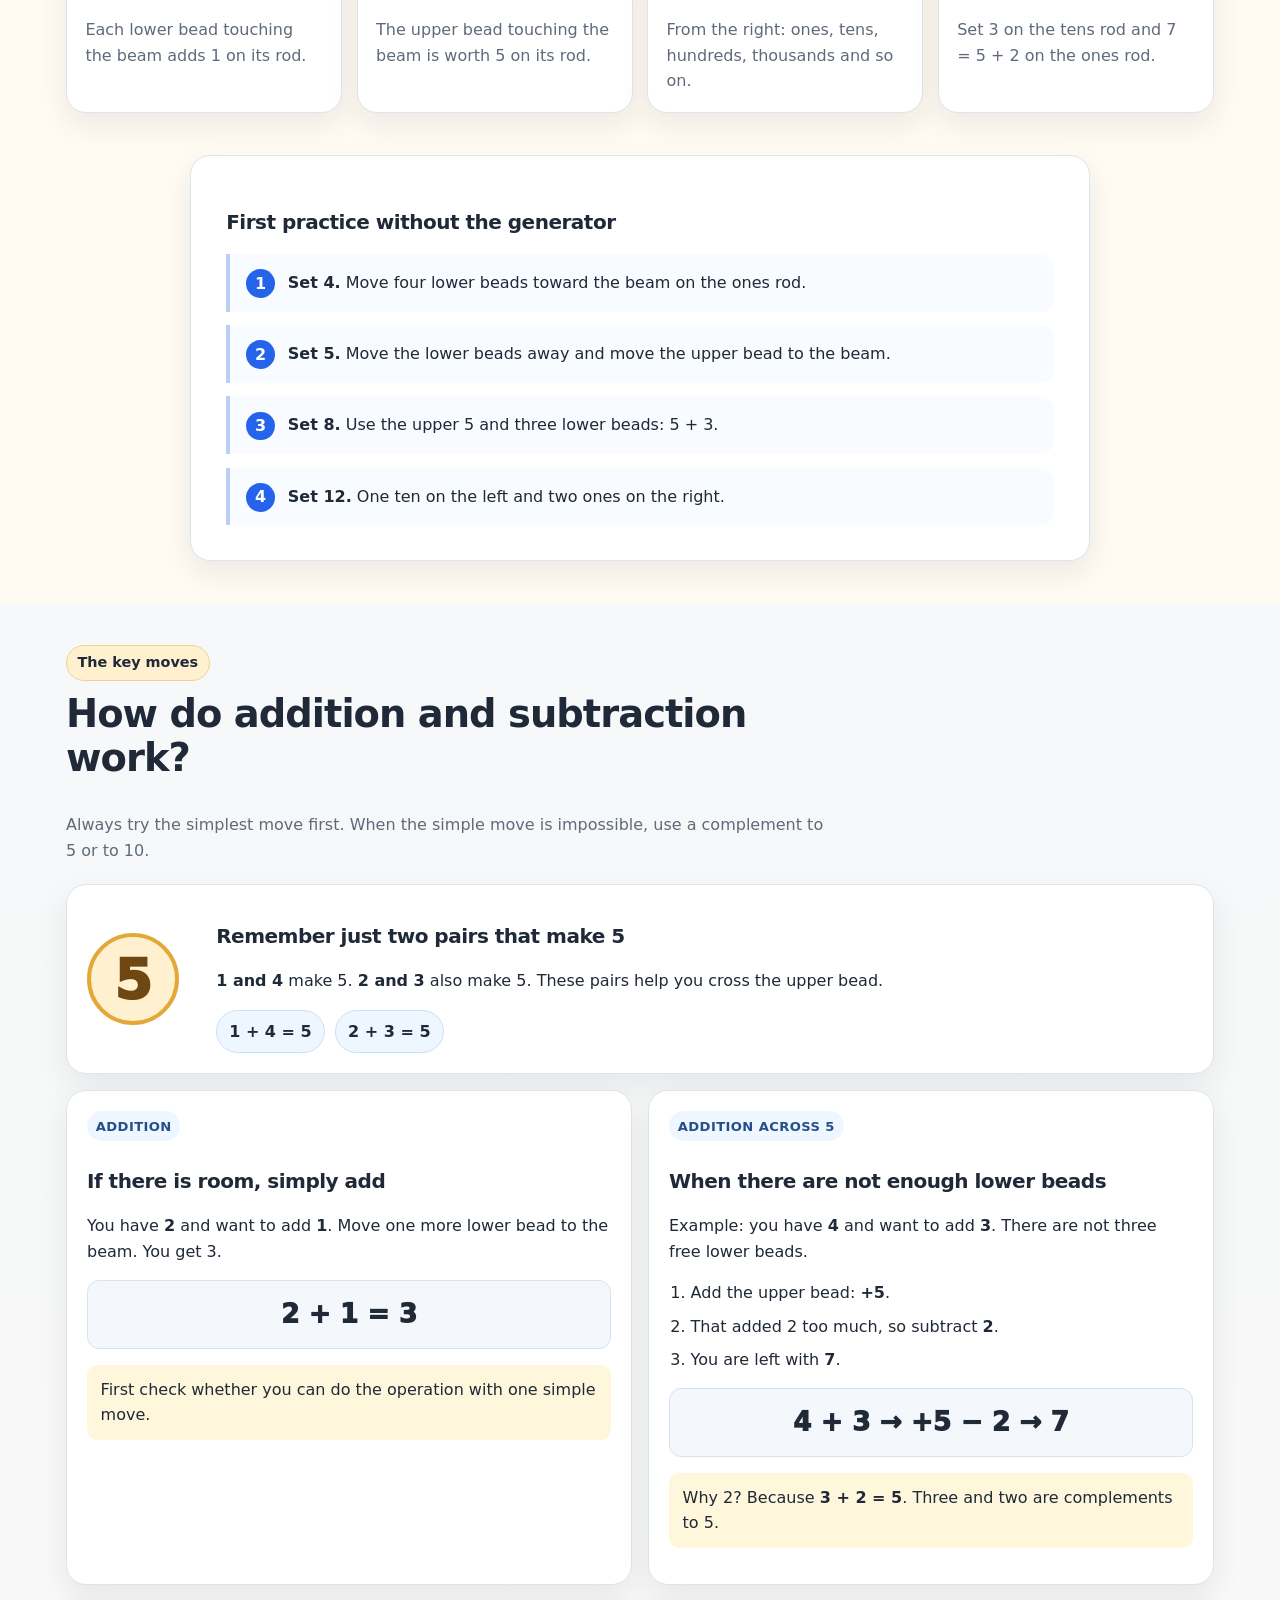
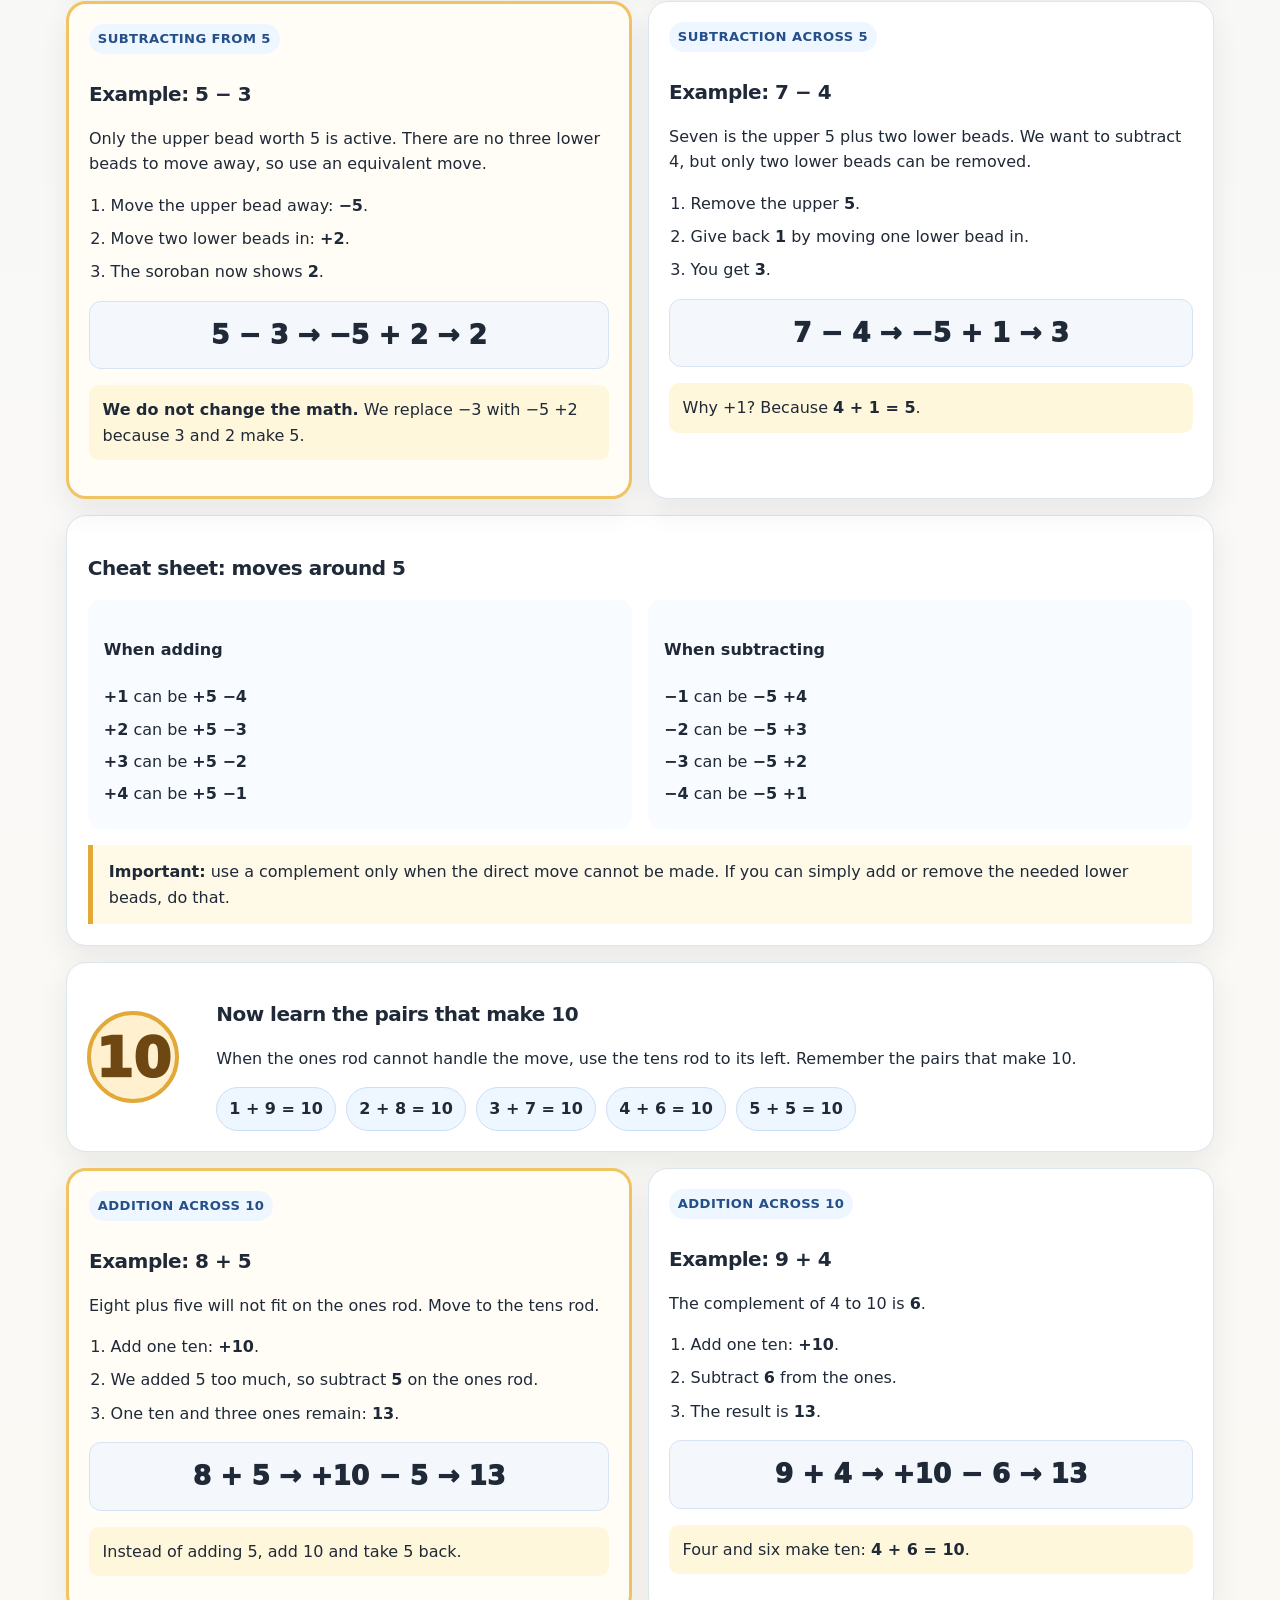
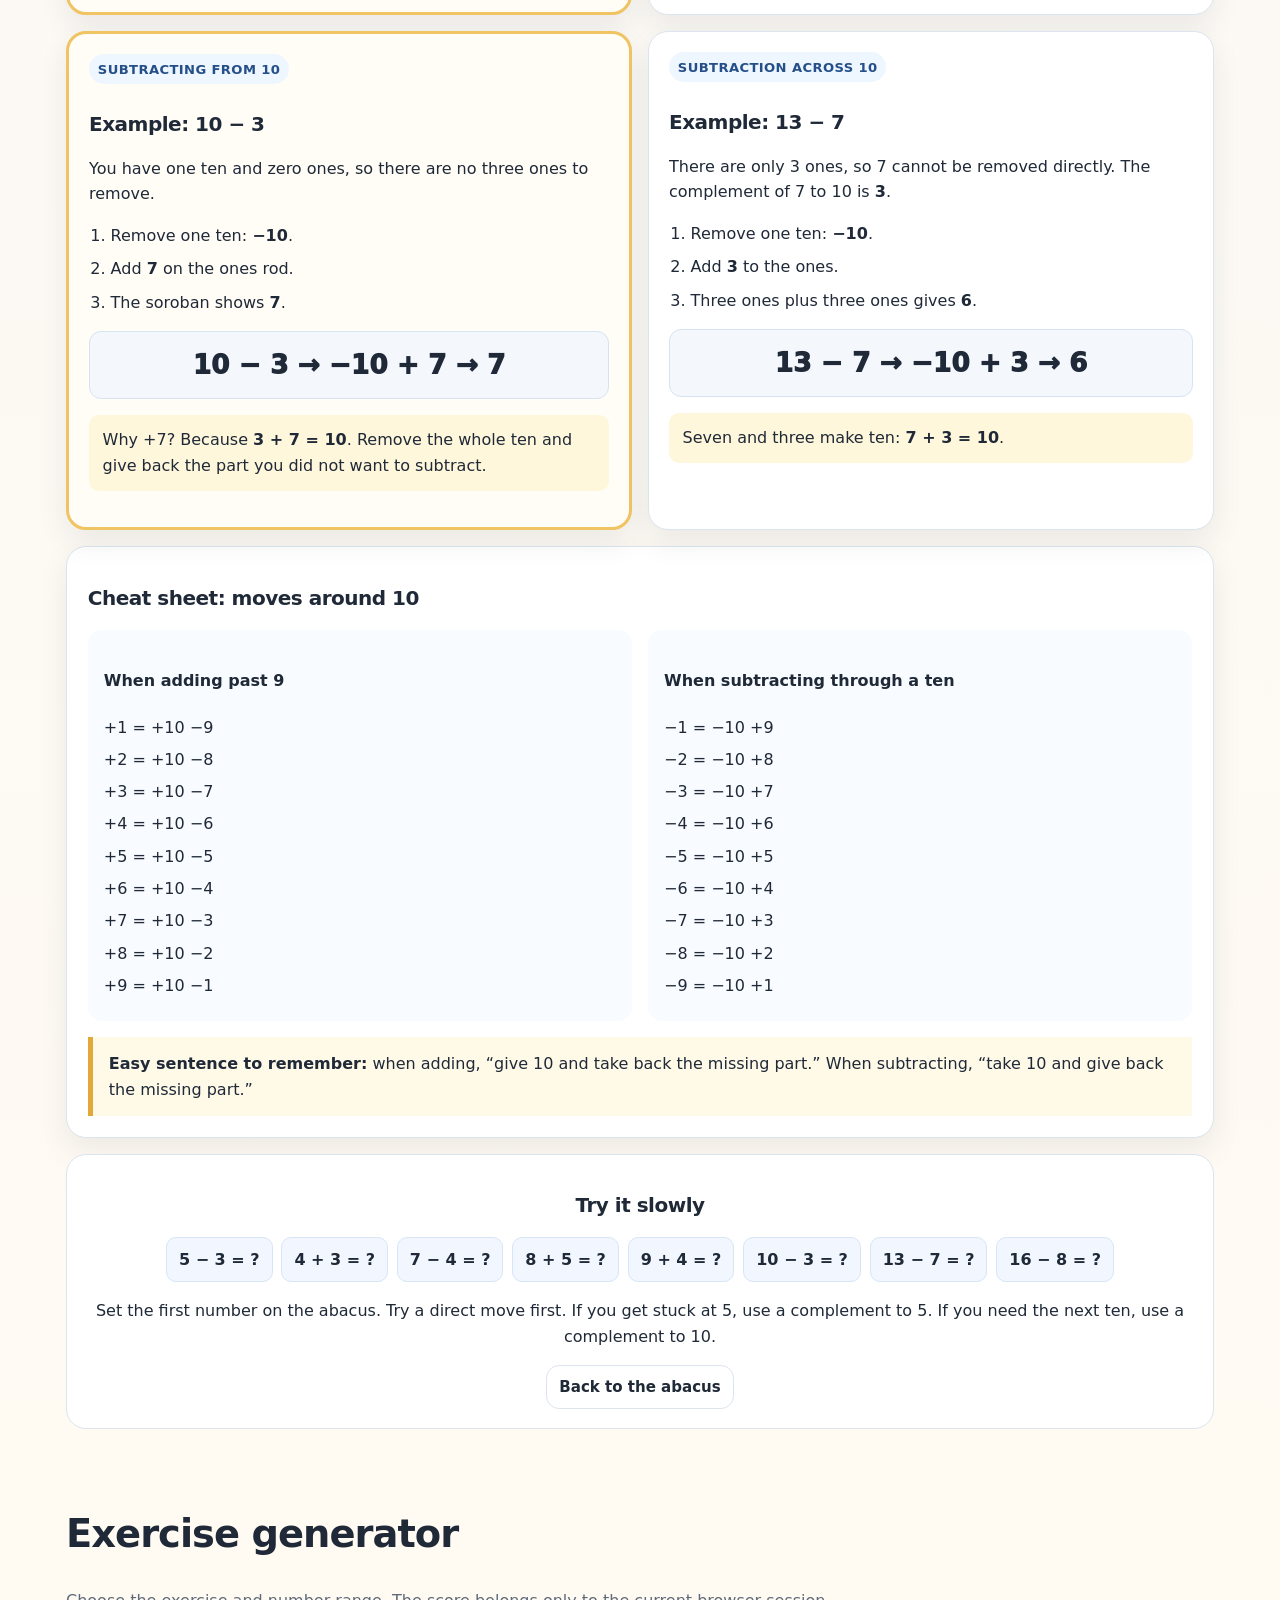
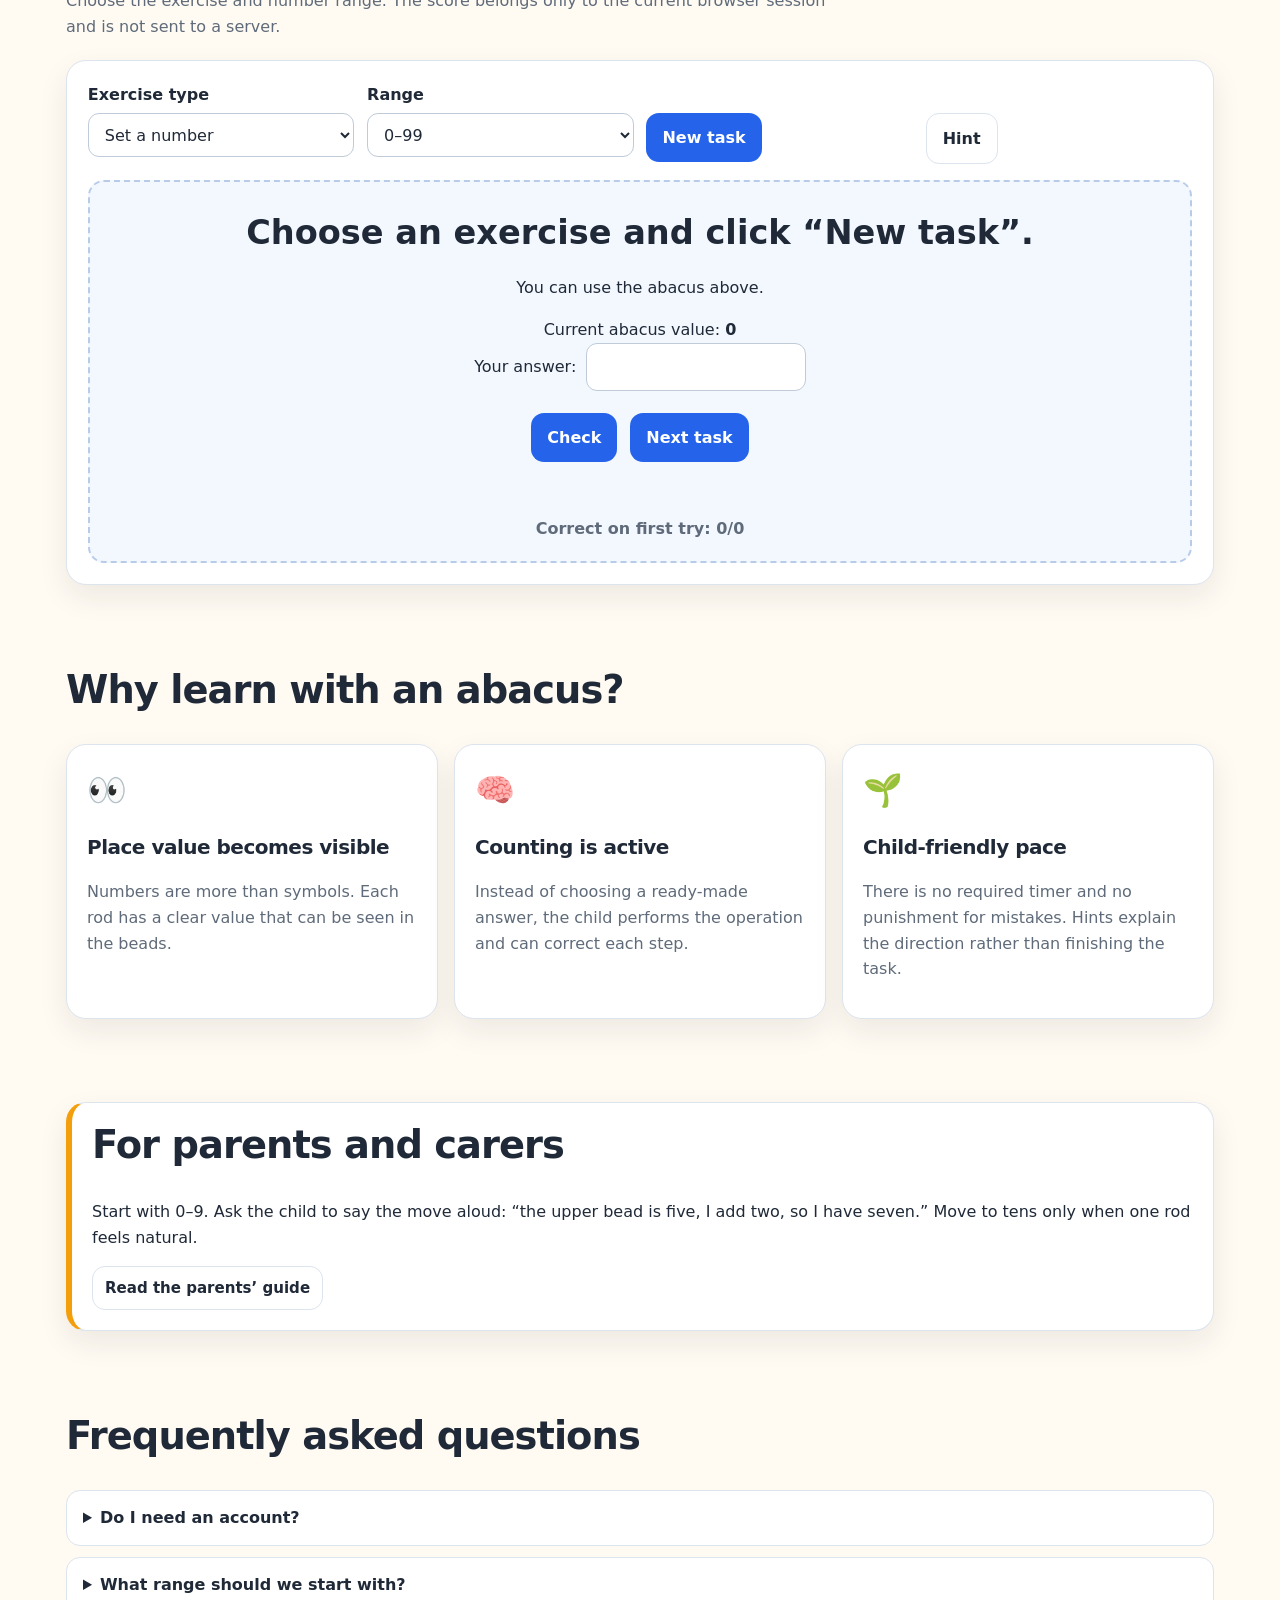
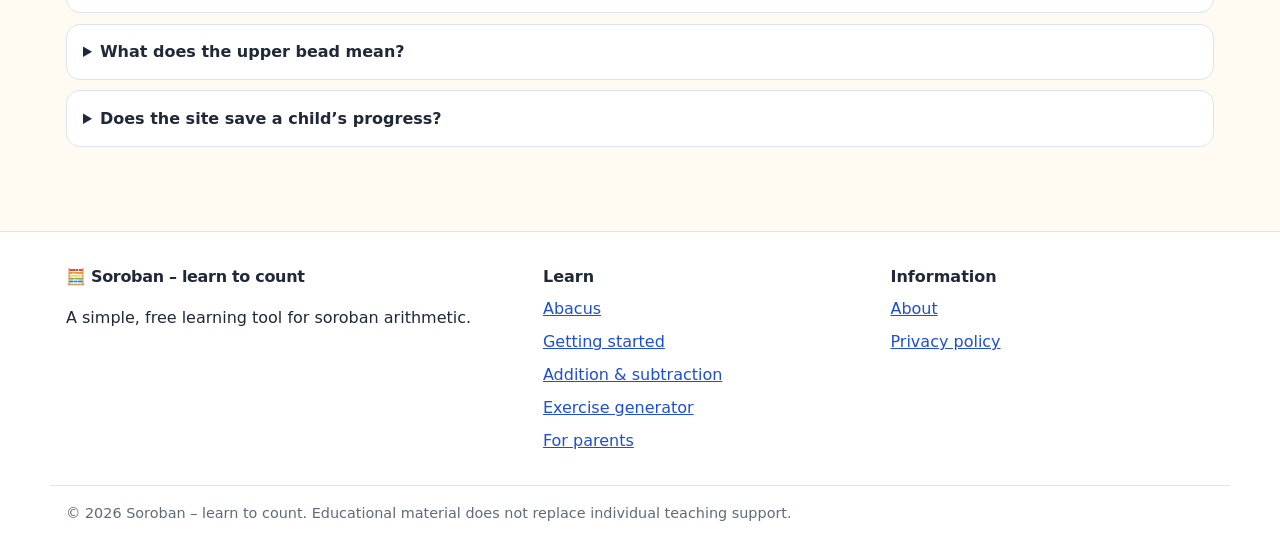
<file: en/index.html>
<!doctype html><html lang="en"><head><meta charset="utf-8"><meta name="viewport" content="width=device-width,initial-scale=1"><meta name="description" content="Free soroban learning for children: interactive abacus, step-by-step lessons, complements to 5 and 10, and a task generator."><meta name="theme-color" content="#fffaf2"><meta name="robots" content="index,follow,max-image-preview:large"><title>Soroban for kids – learn counting, addition and subtraction</title><link rel="canonical" href="https://soroban-learning.github.io/en/"><link rel="alternate" hreflang="en" href="https://soroban-learning.github.io/en/"><link rel="alternate" hreflang="pl" href="https://soroban-learning.github.io/"><link rel="alternate" hreflang="x-default" href="https://soroban-learning.github.io/"><link rel="stylesheet" href="../assets/css/style.css"><script async src="https://pagead2.googlesyndication.com/pagead/js/adsbygoogle.js?client=ca-pub-2654167674032555" crossorigin="anonymous"></script></head><body><a class="skip-link" href="#main">Skip to content</a><header class="site-header"><div class="nav-wrap"><a class="brand" href="index.html"><span class="brand-mark" aria-hidden="true">🧮</span> Soroban – learn to count</a><nav class="site-nav" aria-label="Main navigation"><a href="#abacus">Abacus</a><a href="#learn">Learn</a><a href="#operations">Add & subtract</a><a href="#practice">Practice</a><a href="parents.html">For parents</a><a href="about.html">About</a></nav><div class="lang-switch" aria-label="Language"><a href="../index.html" data-lang-choice="pl">PL</a><a href="index.html" aria-current="true" data-lang-choice="en">EN</a></div></div></header>
<main id="main"><div class="container"><section class="hero"><div><span class="eyebrow">Learn by doing</span><h1>See numbers on a real soroban</h1><p class="lead">Move the beads, read numbers and solve exercises. No account, no public scores and no time pressure — one step at a time.</p><div class="actions"><a class="btn btn-primary" href="#abacus">Start with the abacus</a><a class="btn btn-secondary" href="#learn">How does a soroban work?</a></div></div><aside class="hero-card" aria-label="What you can practise"><h2>What can you practise here?</h2><ul class="hero-list"><li>ones, tens, hundreds and place value,</li><li>setting a given number,</li><li>reading a number from the beads,</li><li>addition and subtraction,</li><li>complements to 5 and 10.</li></ul></aside></section></div>
<section class="section" id="abacus"><div class="container"><div class="section-head"><h2>Interactive soroban</h2><p>The upper bead is worth 5 and each lower bead is worth 1. Only beads moved toward the middle beam count.</p></div><div class="soroban-shell"><div class="soroban" id="soroban" aria-label="Interactive soroban"></div></div><div class="soroban-toolbar"><div class="value-box" id="valueBox" aria-live="polite">Value: <span class="value-number" data-soroban-value>0</span></div><button class="btn btn-secondary btn-small" id="reset" type="button">Reset</button><button class="btn btn-secondary btn-small" id="toggleValue" type="button">Hide result</button></div></div></section>
<section class="section" id="learn"><div class="container"><div class="section-head"><h2>How to read a soroban</h2><p>You do not need every rule at once. Learn one rod first, then add the next place values.</p></div><div class="learning-strip"><article class="lesson-card"><strong>1. Lower beads</strong><p>Each lower bead touching the beam adds 1 on its rod.</p></article><article class="lesson-card"><strong>2. Upper bead</strong><p>The upper bead touching the beam is worth 5 on its rod.</p></article><article class="lesson-card"><strong>3. Place value</strong><p>From the right: ones, tens, hundreds, thousands and so on.</p></article><article class="lesson-card"><strong>4. Example: 37</strong><p>Set 3 on the tens rod and 7 = 5 + 2 on the ones rod.</p></article></div><div class="section" style="padding-bottom:0"><div class="content-card"><h3>First practice without the generator</h3><div class="steps"><div class="step"><strong>Set 4.</strong> Move four lower beads toward the beam on the ones rod.</div><div class="step"><strong>Set 5.</strong> Move the lower beads away and move the upper bead to the beam.</div><div class="step"><strong>Set 8.</strong> Use the upper 5 and three lower beads: 5 + 3.</div><div class="step"><strong>Set 12.</strong> One ten on the left and two ones on the right.</div></div></div></div></div></section>
<section class="section arithmetic-school" id="operations"><div class="container"><div class="section-head"><span class="eyebrow">The key moves</span><h2>How do addition and subtraction work?</h2><p>Always try the simplest move first. When the simple move is impossible, use a complement to 5 or to 10.</p></div>
<div class="rule-intro"><div class="rule-big">5</div><div><h3>Remember just two pairs that make 5</h3><p><strong>1 and 4</strong> make 5. <strong>2 and 3</strong> also make 5. These pairs help you cross the upper bead.</p><div class="friend-pairs"><span>1 + 4 = 5</span><span>2 + 3 = 5</span></div></div></div>
<div class="arithmetic-grid"><article class="teach-card"><span class="teach-tag">Addition</span><h3>If there is room, simply add</h3><p>You have <strong>2</strong> and want to add <strong>1</strong>. Move one more lower bead to the beam. You get 3.</p><div class="equation">2 + 1 = 3</div><p class="kid-note">First check whether you can do the operation with one simple move.</p></article><article class="teach-card"><span class="teach-tag">Addition across 5</span><h3>When there are not enough lower beads</h3><p>Example: you have <strong>4</strong> and want to add <strong>3</strong>. There are not three free lower beads.</p><ol class="move-list"><li>Add the upper bead: <strong>+5</strong>.</li><li>That added 2 too much, so subtract <strong>2</strong>.</li><li>You are left with <strong>7</strong>.</li></ol><div class="equation">4 + 3 → +5 − 2 → 7</div><p class="kid-note">Why 2? Because <strong>3 + 2 = 5</strong>. Three and two are complements to 5.</p></article><article class="teach-card teach-card-accent"><span class="teach-tag">Subtracting from 5</span><h3>Example: 5 − 3</h3><p>Only the upper bead worth 5 is active. There are no three lower beads to move away, so use an equivalent move.</p><ol class="move-list"><li>Move the upper bead away: <strong>−5</strong>.</li><li>Move two lower beads in: <strong>+2</strong>.</li><li>The soroban now shows <strong>2</strong>.</li></ol><div class="equation">5 − 3 → −5 + 2 → 2</div><p class="kid-note"><strong>We do not change the math.</strong> We replace −3 with −5 +2 because 3 and 2 make 5.</p></article><article class="teach-card"><span class="teach-tag">Subtraction across 5</span><h3>Example: 7 − 4</h3><p>Seven is the upper 5 plus two lower beads. We want to subtract 4, but only two lower beads can be removed.</p><ol class="move-list"><li>Remove the upper <strong>5</strong>.</li><li>Give back <strong>1</strong> by moving one lower bead in.</li><li>You get <strong>3</strong>.</li></ol><div class="equation">7 − 4 → −5 + 1 → 3</div><p class="kid-note">Why +1? Because <strong>4 + 1 = 5</strong>.</p></article></div>
<div class="complement-box"><h3>Cheat sheet: moves around 5</h3><div class="complement-columns"><div><h4>When adding</h4><p><strong>+1</strong> can be <strong>+5 −4</strong></p><p><strong>+2</strong> can be <strong>+5 −3</strong></p><p><strong>+3</strong> can be <strong>+5 −2</strong></p><p><strong>+4</strong> can be <strong>+5 −1</strong></p></div><div><h4>When subtracting</h4><p><strong>−1</strong> can be <strong>−5 +4</strong></p><p><strong>−2</strong> can be <strong>−5 +3</strong></p><p><strong>−3</strong> can be <strong>−5 +2</strong></p><p><strong>−4</strong> can be <strong>−5 +1</strong></p></div></div><p class="rule-warning"><strong>Important:</strong> use a complement only when the direct move cannot be made. If you can simply add or remove the needed lower beads, do that.</p></div>
<div class="rule-intro ten-rule" style="margin-top:1rem"><div class="rule-big">10</div><div><h3>Now learn the pairs that make 10</h3><p>When the ones rod cannot handle the move, use the tens rod to its left. Remember the pairs that make 10.</p><div class="friend-pairs"><span>1 + 9 = 10</span><span>2 + 8 = 10</span><span>3 + 7 = 10</span><span>4 + 6 = 10</span><span>5 + 5 = 10</span></div></div></div>
<div class="arithmetic-grid"><article class="teach-card teach-card-accent"><span class="teach-tag">Addition across 10</span><h3>Example: 8 + 5</h3><p>Eight plus five will not fit on the ones rod. Move to the tens rod.</p><ol class="move-list"><li>Add one ten: <strong>+10</strong>.</li><li>We added 5 too much, so subtract <strong>5</strong> on the ones rod.</li><li>One ten and three ones remain: <strong>13</strong>.</li></ol><div class="equation">8 + 5 → +10 − 5 → 13</div><p class="kid-note">Instead of adding 5, add 10 and take 5 back.</p></article><article class="teach-card"><span class="teach-tag">Addition across 10</span><h3>Example: 9 + 4</h3><p>The complement of 4 to 10 is <strong>6</strong>.</p><ol class="move-list"><li>Add one ten: <strong>+10</strong>.</li><li>Subtract <strong>6</strong> from the ones.</li><li>The result is <strong>13</strong>.</li></ol><div class="equation">9 + 4 → +10 − 6 → 13</div><p class="kid-note">Four and six make ten: <strong>4 + 6 = 10</strong>.</p></article><article class="teach-card teach-card-accent"><span class="teach-tag">Subtracting from 10</span><h3>Example: 10 − 3</h3><p>You have one ten and zero ones, so there are no three ones to remove.</p><ol class="move-list"><li>Remove one ten: <strong>−10</strong>.</li><li>Add <strong>7</strong> on the ones rod.</li><li>The soroban shows <strong>7</strong>.</li></ol><div class="equation">10 − 3 → −10 + 7 → 7</div><p class="kid-note">Why +7? Because <strong>3 + 7 = 10</strong>. Remove the whole ten and give back the part you did not want to subtract.</p></article><article class="teach-card"><span class="teach-tag">Subtraction across 10</span><h3>Example: 13 − 7</h3><p>There are only 3 ones, so 7 cannot be removed directly. The complement of 7 to 10 is <strong>3</strong>.</p><ol class="move-list"><li>Remove one ten: <strong>−10</strong>.</li><li>Add <strong>3</strong> to the ones.</li><li>Three ones plus three ones gives <strong>6</strong>.</li></ol><div class="equation">13 − 7 → −10 + 3 → 6</div><p class="kid-note">Seven and three make ten: <strong>7 + 3 = 10</strong>.</p></article></div>
<div class="complement-box"><h3>Cheat sheet: moves around 10</h3><div class="complement-columns"><div><h4>When adding past 9</h4><p>+1 = +10 −9</p><p>+2 = +10 −8</p><p>+3 = +10 −7</p><p>+4 = +10 −6</p><p>+5 = +10 −5</p><p>+6 = +10 −4</p><p>+7 = +10 −3</p><p>+8 = +10 −2</p><p>+9 = +10 −1</p></div><div><h4>When subtracting through a ten</h4><p>−1 = −10 +9</p><p>−2 = −10 +8</p><p>−3 = −10 +7</p><p>−4 = −10 +6</p><p>−5 = −10 +5</p><p>−6 = −10 +4</p><p>−7 = −10 +3</p><p>−8 = −10 +2</p><p>−9 = −10 +1</p></div></div><p class="rule-warning"><strong>Easy sentence to remember:</strong> when adding, “give 10 and take back the missing part.” When subtracting, “take 10 and give back the missing part.”</p></div>
<div class="mini-practice"><h3>Try it slowly</h3><div class="practice-chips"><span>5 − 3 = ?</span><span>4 + 3 = ?</span><span>7 − 4 = ?</span><span>8 + 5 = ?</span><span>9 + 4 = ?</span><span>10 − 3 = ?</span><span>13 − 7 = ?</span><span>16 − 8 = ?</span></div><p>Set the first number on the abacus. Try a direct move first. If you get stuck at 5, use a complement to 5. If you need the next ten, use a complement to 10.</p><a class="btn btn-secondary btn-small" href="#abacus">Back to the abacus</a></div></div></section>
<section class="section" id="practice"><div class="container"><div class="section-head"><h2>Exercise generator</h2><p>Choose the exercise and number range. The score belongs only to the current browser session and is not sent to a server.</p></div><div class="exercise-panel"><div class="controls"><div class="field"><label for="taskType">Exercise type</label><select id="taskType"><option value="set">Set a number</option><option value="read">Read a number</option><option value="add">Addition</option><option value="sub">Subtraction</option></select></div><div class="field"><label for="range">Range</label><select id="range"><option value="9">0–9</option><option value="20">0–20</option><option value="99" selected>0–99</option><option value="999">0–999</option><option value="9999">0–9,999</option></select></div><div class="field"><label>&nbsp;</label><button class="btn btn-primary" id="startTask" type="button">New task</button></div><div class="field"><label>&nbsp;</label><button class="btn btn-secondary" id="hintTask" type="button">Hint</button></div></div><div class="task-box" aria-live="polite"><div class="task-text" id="taskText">Choose an exercise and click “New task”.</div><p id="taskHelp">You can use the abacus above.</p><div id="sorobanTaskHint">Current abacus value: <strong data-soroban-value>0</strong></div><div class="answer-row" id="textAnswerWrap" hidden><label for="textAnswer">Your answer:</label><input id="textAnswer" type="number" min="0" inputmode="numeric" autocomplete="off"></div><div class="actions" style="justify-content:center"><button class="btn btn-primary" id="checkTask" type="button">Check</button><button class="btn btn-primary" id="nextTask" type="button" hidden>Next task</button></div><div class="feedback" id="feedback"></div><div class="score" id="score">Correct on first try: 0/0</div></div></div></div></section>
<section class="section"><div class="container"><div class="section-head"><h2>Why learn with an abacus?</h2></div><div class="grid-3"><article class="card"><div class="card-icon" aria-hidden="true">👀</div><h3>Place value becomes visible</h3><p>Numbers are more than symbols. Each rod has a clear value that can be seen in the beads.</p></article><article class="card"><div class="card-icon" aria-hidden="true">🧠</div><h3>Counting is active</h3><p>Instead of choosing a ready-made answer, the child performs the operation and can correct each step.</p></article><article class="card"><div class="card-icon" aria-hidden="true">🌱</div><h3>Child-friendly pace</h3><p>There is no required timer and no punishment for mistakes. Hints explain the direction rather than finishing the task.</p></article></div></div></section>
<section class="section"><div class="container"><div class="parent-note"><h2>For parents and carers</h2><p>Start with 0–9. Ask the child to say the move aloud: “the upper bead is five, I add two, so I have seven.” Move to tens only when one rod feels natural.</p><a class="btn btn-secondary btn-small" href="parents.html">Read the parents’ guide</a></div></div></section>
<section class="section faq"><div class="container"><div class="section-head"><h2>Frequently asked questions</h2></div><details><summary>Do I need an account?</summary><p>No. Exercises work without signing in. The session score is calculated in the browser.</p></details><details><summary>What range should we start with?</summary><p>Begin with 0–9, then 0–20. Understanding one rod and the upper bead is more important than speed.</p></details><details><summary>What does the upper bead mean?</summary><p>When it touches the beam, it adds 5 times the value of that rod: 5 on the ones rod, 50 on the tens rod, 500 on the hundreds rod.</p></details><details><summary>Does the site save a child’s progress?</summary><p>No. There is no child profile, public leaderboard or name form in this version.</p></details></div></section></main>
<footer class="site-footer"><div class="container footer-grid"><div><a class="brand" href="index.html">🧮 Soroban – learn to count</a><p>A simple, free learning tool for soroban arithmetic.</p></div><div class="footer-links"><strong>Learn</strong><a href="#abacus">Abacus</a><a href="#learn">Getting started</a><a href="#operations">Addition & subtraction</a><a href="#practice">Exercise generator</a><a href="parents.html">For parents</a></div><div class="footer-links"><strong>Information</strong><a href="about.html">About</a><a href="privacy.html">Privacy policy</a></div></div><div class="container footer-bottom">© <span id="year"></span> Soroban – learn to count. Educational material does not replace individual teaching support.</div></footer><script src="../assets/js/soroban.js"></script><script src="../assets/js/app.js"></script><script src="../assets/js/lang.js"></script></body></html>
</file>
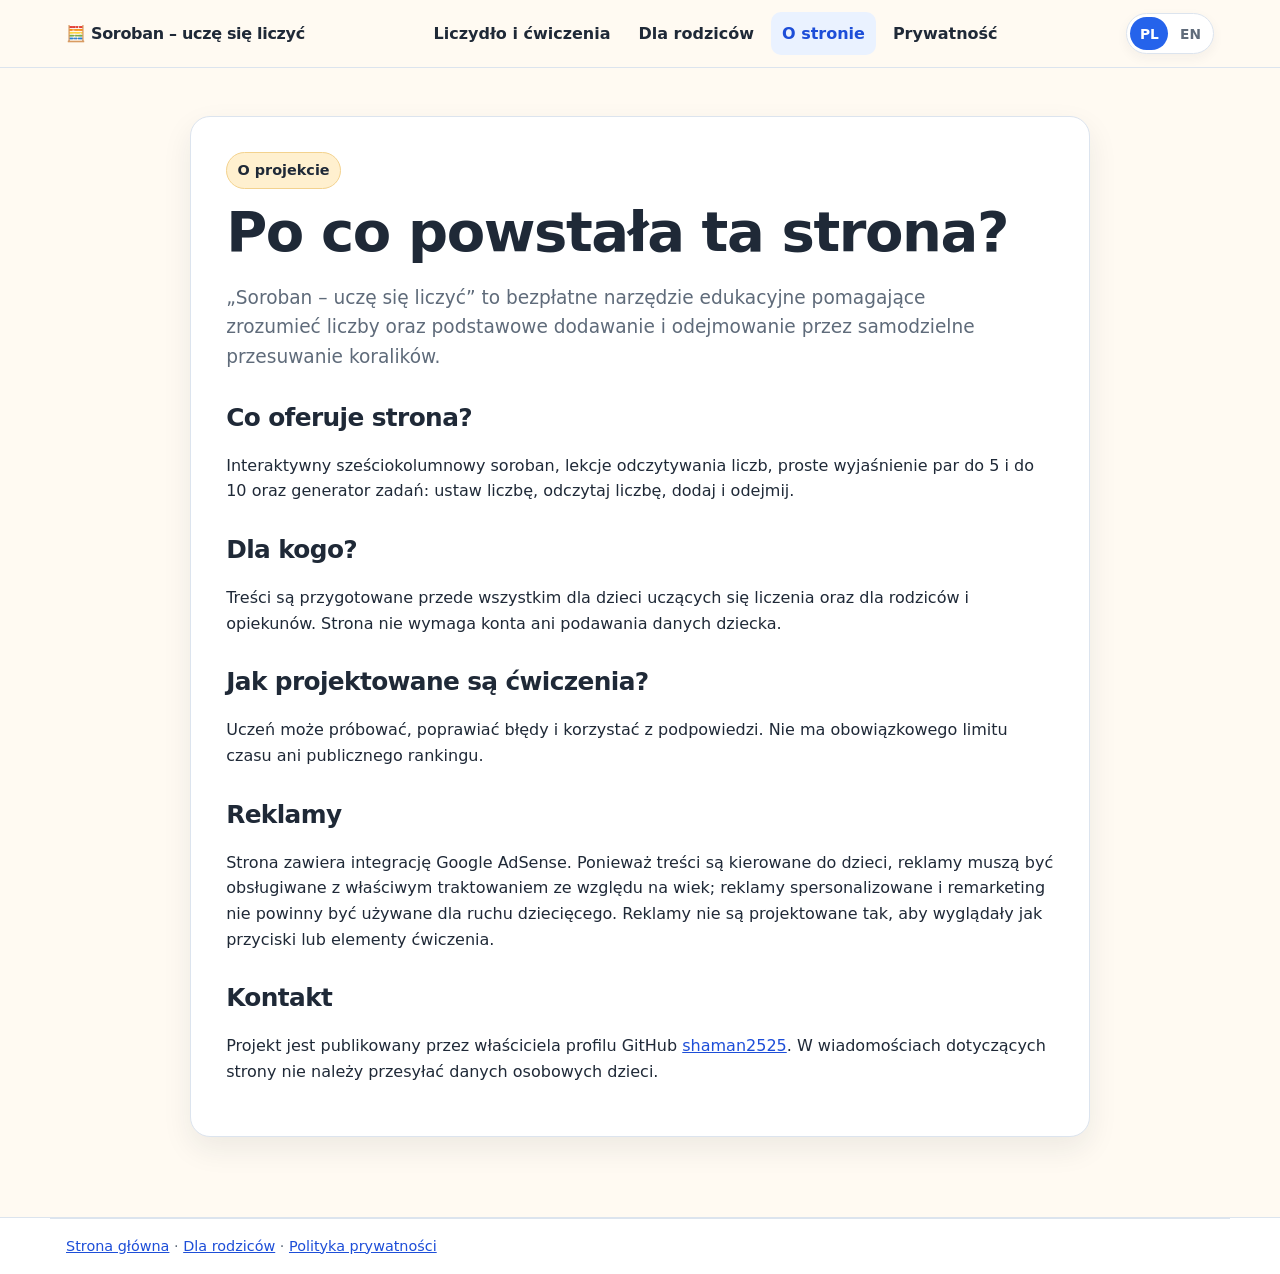
<file: o-stronie.html>
<!doctype html><html lang="pl"><head><meta charset="utf-8"><meta name="viewport" content="width=device-width,initial-scale=1"><meta name="description" content="O projekcie Soroban – darmowej stronie edukacyjnej do nauki liczenia."><meta name="robots" content="index,follow"><title>O stronie – Soroban, uczę się liczyć</title><link rel="canonical" href="https://soroban-learning.github.io/o-stronie.html"><link rel="alternate" hreflang="pl" href="https://soroban-learning.github.io/o-stronie.html"><link rel="alternate" hreflang="en" href="https://soroban-learning.github.io/en/about.html"><link rel="stylesheet" href="assets/css/style.css"><script async src="https://pagead2.googlesyndication.com/pagead/js/adsbygoogle.js?client=ca-pub-2654167674032555" crossorigin="anonymous"></script></head><body><a class="skip-link" href="#main">Przejdź do treści</a><header class="site-header"><div class="nav-wrap"><a class="brand" href="index.html">🧮 Soroban – uczę się liczyć</a><nav class="site-nav" aria-label="Główna nawigacja"><a href="index.html">Liczydło i ćwiczenia</a><a href="rodzice.html">Dla rodziców</a><a href="o-stronie.html" aria-current="page">O stronie</a><a href="prywatnosc.html">Prywatność</a></nav><div class="lang-switch" aria-label="Wybór języka"><a href="o-stronie.html" aria-current="true" data-lang-choice="pl">PL</a><a href="en/about.html" data-lang-choice="en">EN</a></div></div></header><main id="main" class="content-page"><div class="container"><article class="content-card"><span class="eyebrow">O projekcie</span><h1>Po co powstała ta strona?</h1><p class="lead">„Soroban – uczę się liczyć” to bezpłatne narzędzie edukacyjne pomagające zrozumieć liczby oraz podstawowe dodawanie i odejmowanie przez samodzielne przesuwanie koralików.</p><h2>Co oferuje strona?</h2><p>Interaktywny sześciokolumnowy soroban, lekcje odczytywania liczb, proste wyjaśnienie par do 5 i do 10 oraz generator zadań: ustaw liczbę, odczytaj liczbę, dodaj i odejmij.</p><h2>Dla kogo?</h2><p>Treści są przygotowane przede wszystkim dla dzieci uczących się liczenia oraz dla rodziców i opiekunów. Strona nie wymaga konta ani podawania danych dziecka.</p><h2>Jak projektowane są ćwiczenia?</h2><p>Uczeń może próbować, poprawiać błędy i korzystać z podpowiedzi. Nie ma obowiązkowego limitu czasu ani publicznego rankingu.</p><h2>Reklamy</h2><p>Strona zawiera integrację Google AdSense. Ponieważ treści są kierowane do dzieci, reklamy muszą być obsługiwane z właściwym traktowaniem ze względu na wiek; reklamy spersonalizowane i remarketing nie powinny być używane dla ruchu dziecięcego. Reklamy nie są projektowane tak, aby wyglądały jak przyciski lub elementy ćwiczenia.</p><h2>Kontakt</h2><p>Projekt jest publikowany przez właściciela profilu GitHub <a href="https://github.com/shaman2525" rel="noopener noreferrer">shaman2525</a>. W wiadomościach dotyczących strony nie należy przesyłać danych osobowych dzieci.</p></article></div></main><footer class="site-footer"><div class="container footer-bottom"><a href="index.html">Strona główna</a> · <a href="rodzice.html">Dla rodziców</a> · <a href="prywatnosc.html">Polityka prywatności</a></div></footer><script src="assets/js/lang.js"></script></body></html>
</file>
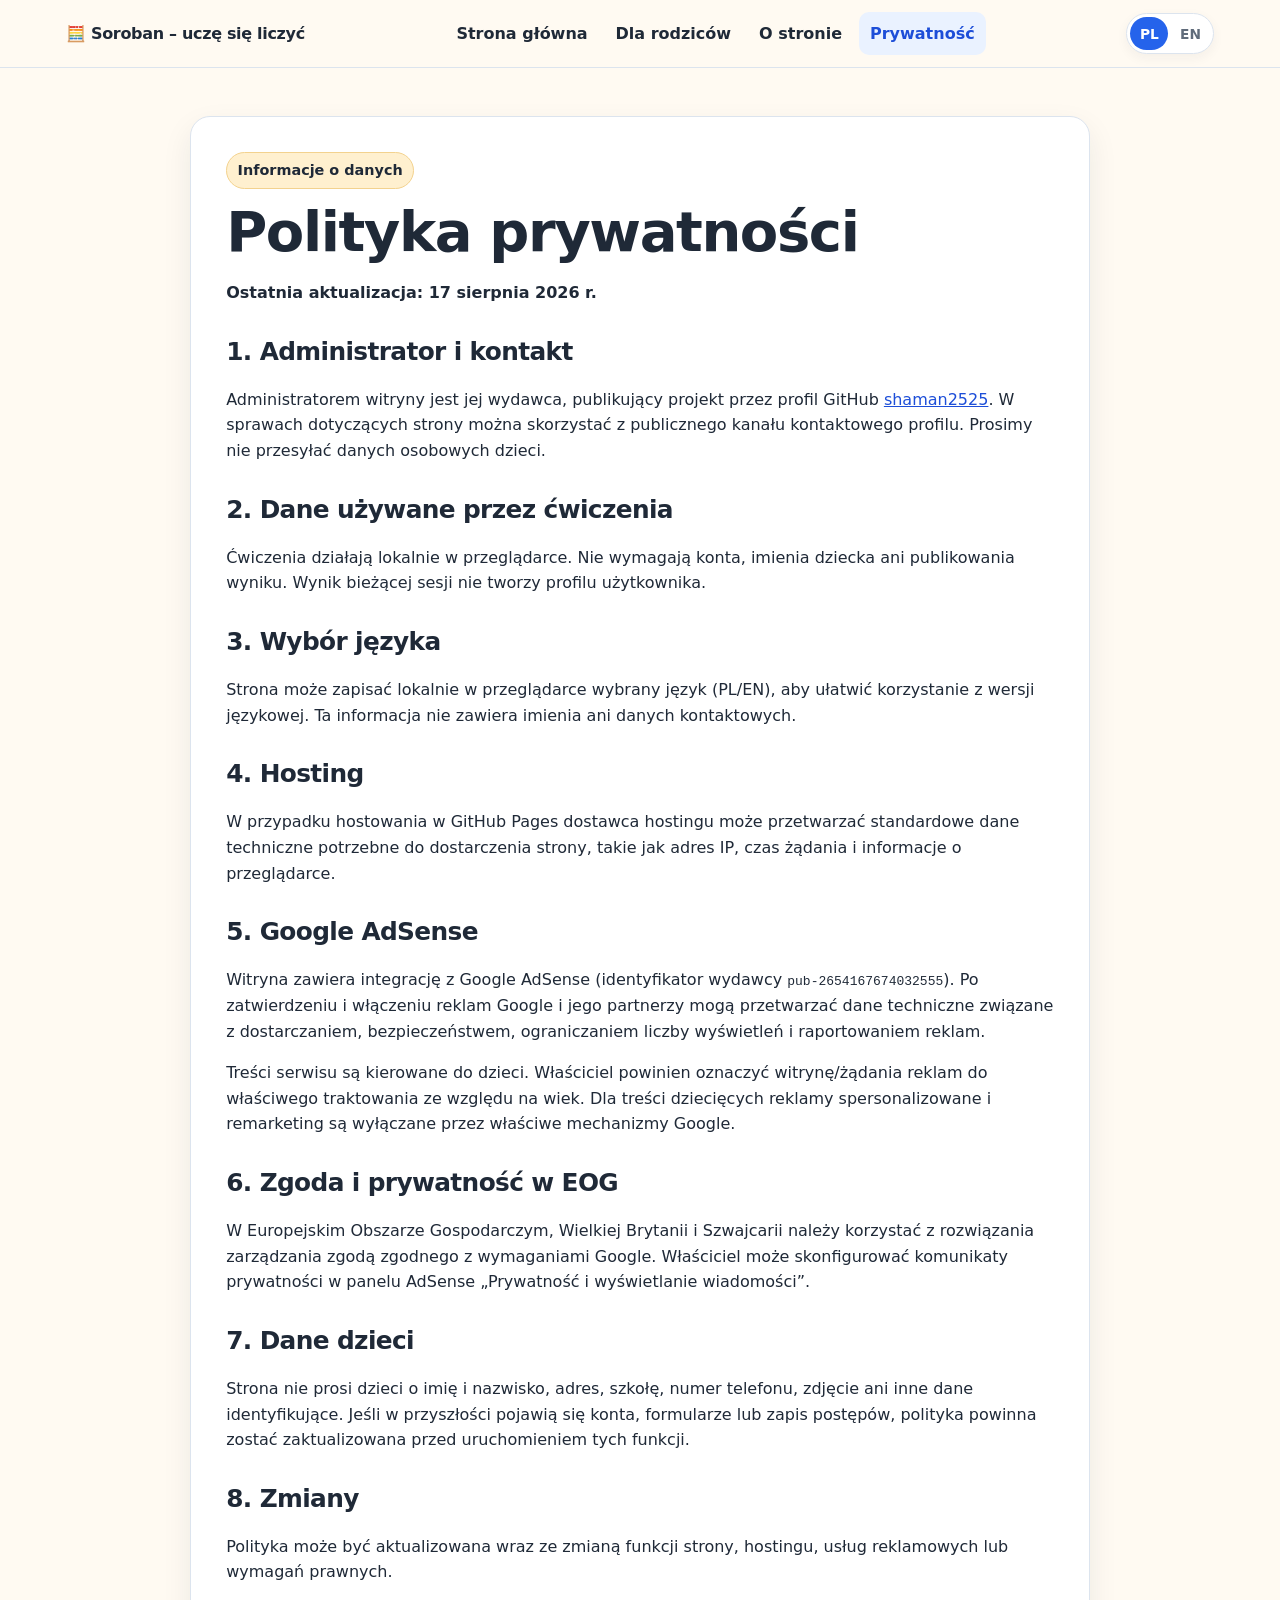
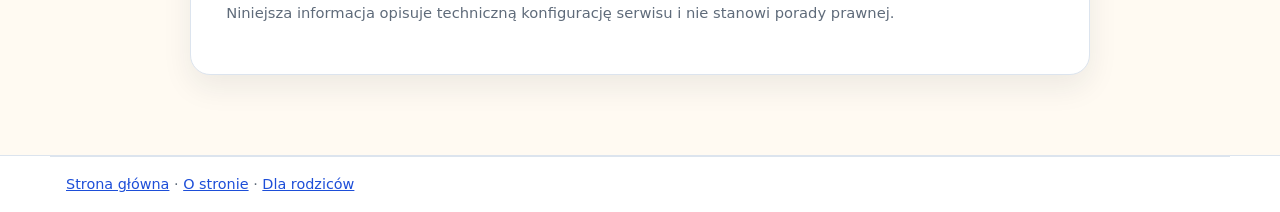
<file: prywatnosc.html>
<!doctype html><html lang="pl"><head><meta charset="utf-8"><meta name="viewport" content="width=device-width,initial-scale=1"><meta name="description" content="Polityka prywatności witryny Soroban – uczę się liczyć."><meta name="robots" content="index,follow"><title>Polityka prywatności – Soroban</title><link rel="canonical" href="https://soroban-learning.github.io/prywatnosc.html"><link rel="alternate" hreflang="pl" href="https://soroban-learning.github.io/prywatnosc.html"><link rel="alternate" hreflang="en" href="https://soroban-learning.github.io/en/privacy.html"><link rel="stylesheet" href="assets/css/style.css"><script async src="https://pagead2.googlesyndication.com/pagead/js/adsbygoogle.js?client=ca-pub-2654167674032555" crossorigin="anonymous"></script></head><body><a class="skip-link" href="#main">Przejdź do treści</a><header class="site-header"><div class="nav-wrap"><a class="brand" href="index.html">🧮 Soroban – uczę się liczyć</a><nav class="site-nav" aria-label="Główna nawigacja"><a href="index.html">Strona główna</a><a href="rodzice.html">Dla rodziców</a><a href="o-stronie.html">O stronie</a><a href="prywatnosc.html" aria-current="page">Prywatność</a></nav><div class="lang-switch" aria-label="Wybór języka"><a href="prywatnosc.html" aria-current="true" data-lang-choice="pl">PL</a><a href="en/privacy.html" data-lang-choice="en">EN</a></div></div></header><main id="main" class="content-page"><div class="container"><article class="content-card"><span class="eyebrow">Informacje o danych</span><h1>Polityka prywatności</h1><p><strong>Ostatnia aktualizacja: 17 sierpnia 2026 r.</strong></p><h2>1. Administrator i kontakt</h2><p>Administratorem witryny jest jej wydawca, publikujący projekt przez profil GitHub <a href="https://github.com/shaman2525" rel="noopener noreferrer">shaman2525</a>. W sprawach dotyczących strony można skorzystać z publicznego kanału kontaktowego profilu. Prosimy nie przesyłać danych osobowych dzieci.</p><h2>2. Dane używane przez ćwiczenia</h2><p>Ćwiczenia działają lokalnie w przeglądarce. Nie wymagają konta, imienia dziecka ani publikowania wyniku. Wynik bieżącej sesji nie tworzy profilu użytkownika.</p><h2>3. Wybór języka</h2><p>Strona może zapisać lokalnie w przeglądarce wybrany język (PL/EN), aby ułatwić korzystanie z wersji językowej. Ta informacja nie zawiera imienia ani danych kontaktowych.</p><h2>4. Hosting</h2><p>W przypadku hostowania w GitHub Pages dostawca hostingu może przetwarzać standardowe dane techniczne potrzebne do dostarczenia strony, takie jak adres IP, czas żądania i informacje o przeglądarce.</p><h2>5. Google AdSense</h2><p>Witryna zawiera integrację z Google AdSense (identyfikator wydawcy <code>pub-2654167674032555</code>). Po zatwierdzeniu i włączeniu reklam Google i jego partnerzy mogą przetwarzać dane techniczne związane z dostarczaniem, bezpieczeństwem, ograniczaniem liczby wyświetleń i raportowaniem reklam.</p><p>Treści serwisu są kierowane do dzieci. Właściciel powinien oznaczyć witrynę/żądania reklam do właściwego traktowania ze względu na wiek. Dla treści dziecięcych reklamy spersonalizowane i remarketing są wyłączane przez właściwe mechanizmy Google.</p><h2>6. Zgoda i prywatność w EOG</h2><p>W Europejskim Obszarze Gospodarczym, Wielkiej Brytanii i Szwajcarii należy korzystać z rozwiązania zarządzania zgodą zgodnego z wymaganiami Google. Właściciel może skonfigurować komunikaty prywatności w panelu AdSense „Prywatność i wyświetlanie wiadomości”.</p><h2>7. Dane dzieci</h2><p>Strona nie prosi dzieci o imię i nazwisko, adres, szkołę, numer telefonu, zdjęcie ani inne dane identyfikujące. Jeśli w przyszłości pojawią się konta, formularze lub zapis postępów, polityka powinna zostać zaktualizowana przed uruchomieniem tych funkcji.</p><h2>8. Zmiany</h2><p>Polityka może być aktualizowana wraz ze zmianą funkcji strony, hostingu, usług reklamowych lub wymagań prawnych.</p><p class="privacy-note">Niniejsza informacja opisuje techniczną konfigurację serwisu i nie stanowi porady prawnej.</p></article></div></main><footer class="site-footer"><div class="container footer-bottom"><a href="index.html">Strona główna</a> · <a href="o-stronie.html">O stronie</a> · <a href="rodzice.html">Dla rodziców</a></div></footer><script src="assets/js/lang.js"></script></body></html>
</file>
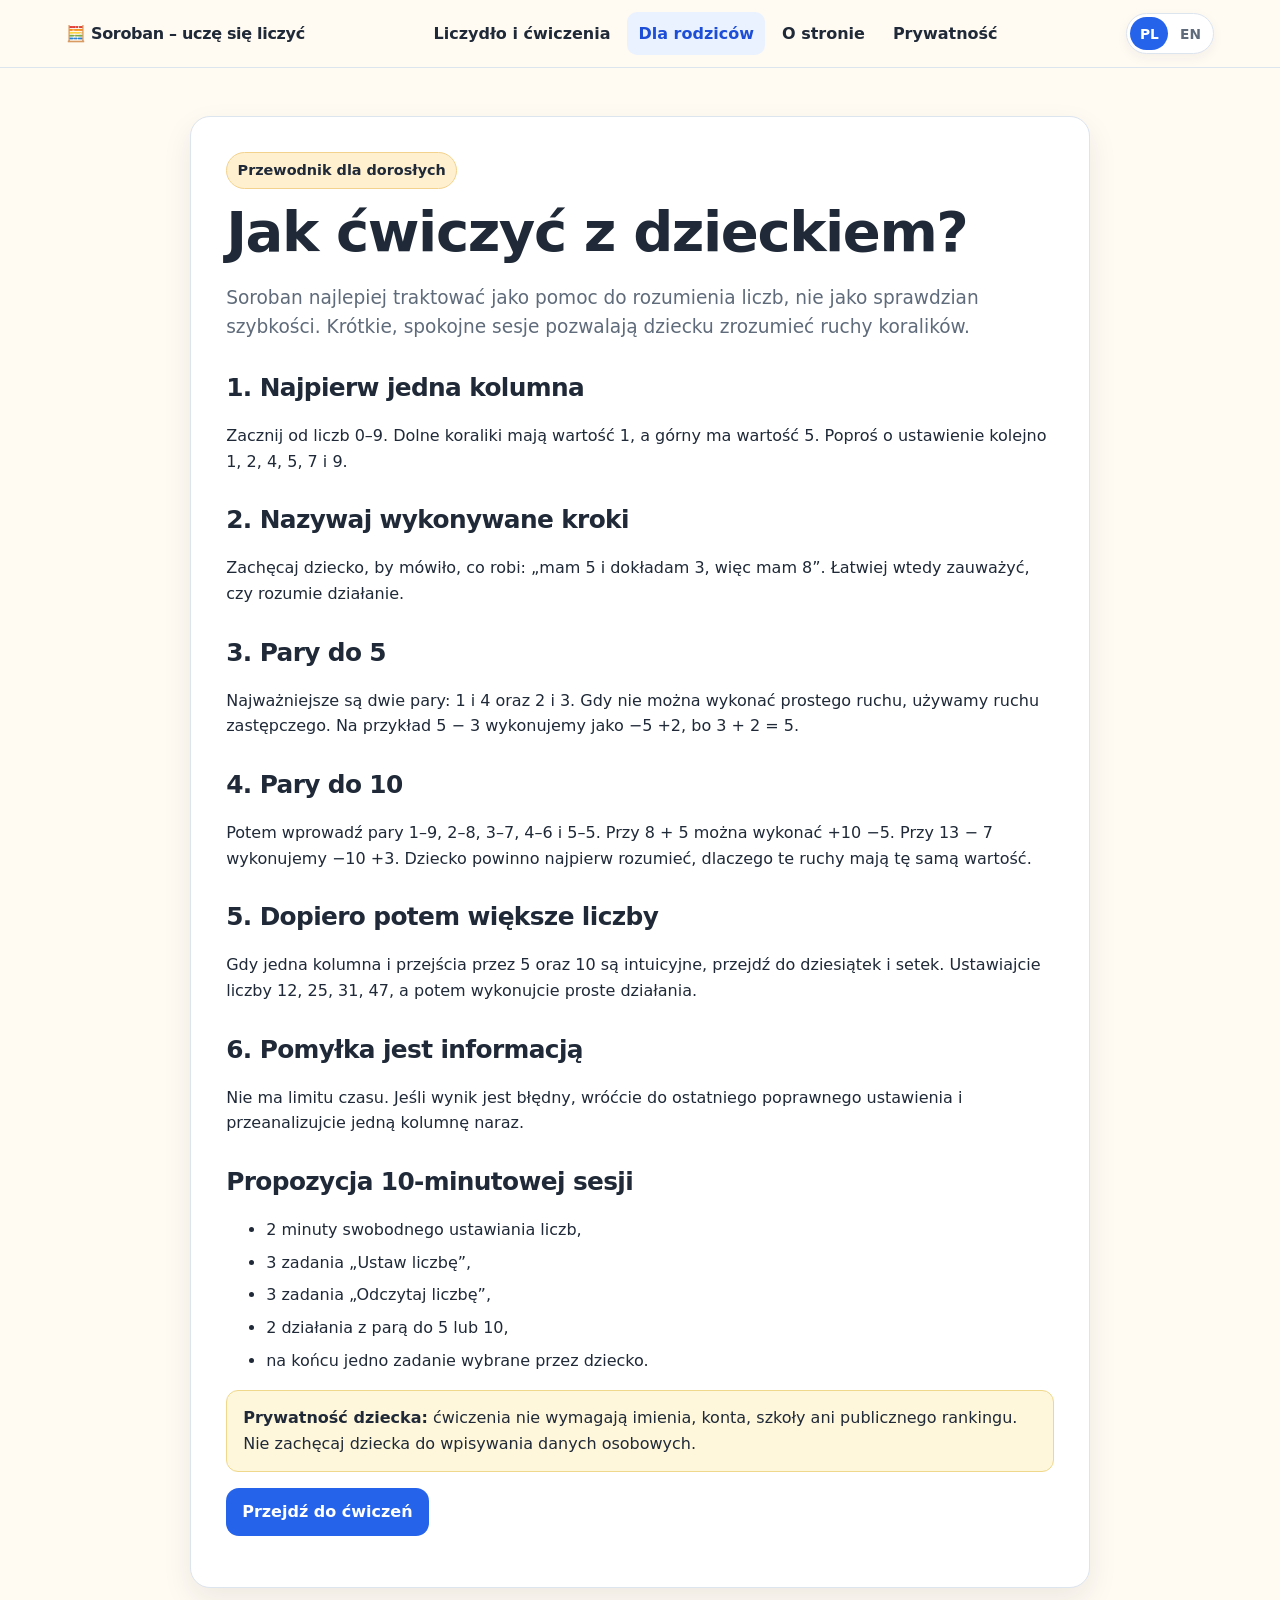
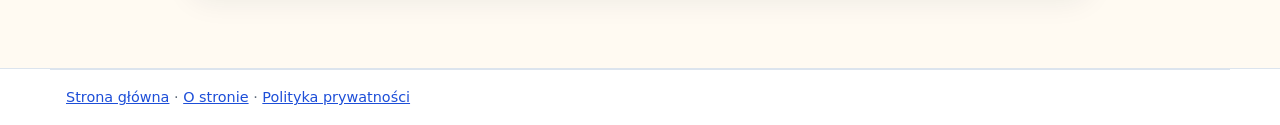
<file: rodzice.html>
<!doctype html><html lang="pl"><head><meta charset="utf-8"><meta name="viewport" content="width=device-width,initial-scale=1"><meta name="description" content="Przewodnik dla rodziców: jak uczyć dziecko liczenia, dodawania i odejmowania na sorobanie."><meta name="robots" content="index,follow"><title>Dla rodziców – jak uczyć dziecko na sorobanie</title><link rel="canonical" href="https://soroban-learning.github.io/rodzice.html"><link rel="alternate" hreflang="pl" href="https://soroban-learning.github.io/rodzice.html"><link rel="alternate" hreflang="en" href="https://soroban-learning.github.io/en/parents.html"><link rel="stylesheet" href="assets/css/style.css"><script async src="https://pagead2.googlesyndication.com/pagead/js/adsbygoogle.js?client=ca-pub-2654167674032555" crossorigin="anonymous"></script></head><body><a class="skip-link" href="#main">Przejdź do treści</a><header class="site-header"><div class="nav-wrap"><a class="brand" href="index.html">🧮 Soroban – uczę się liczyć</a><nav class="site-nav" aria-label="Główna nawigacja"><a href="index.html">Liczydło i ćwiczenia</a><a href="rodzice.html" aria-current="page">Dla rodziców</a><a href="o-stronie.html">O stronie</a><a href="prywatnosc.html">Prywatność</a></nav><div class="lang-switch" aria-label="Wybór języka"><a href="rodzice.html" aria-current="true" data-lang-choice="pl">PL</a><a href="en/parents.html" data-lang-choice="en">EN</a></div></div></header><main id="main" class="content-page"><div class="container"><article class="content-card"><span class="eyebrow">Przewodnik dla dorosłych</span><h1>Jak ćwiczyć z dzieckiem?</h1><p class="lead">Soroban najlepiej traktować jako pomoc do rozumienia liczb, nie jako sprawdzian szybkości. Krótkie, spokojne sesje pozwalają dziecku zrozumieć ruchy koralików.</p><h2>1. Najpierw jedna kolumna</h2><p>Zacznij od liczb 0–9. Dolne koraliki mają wartość 1, a górny ma wartość 5. Poproś o ustawienie kolejno 1, 2, 4, 5, 7 i 9.</p><h2>2. Nazywaj wykonywane kroki</h2><p>Zachęcaj dziecko, by mówiło, co robi: „mam 5 i dokładam 3, więc mam 8”. Łatwiej wtedy zauważyć, czy rozumie działanie.</p><h2>3. Pary do 5</h2><p>Najważniejsze są dwie pary: 1 i 4 oraz 2 i 3. Gdy nie można wykonać prostego ruchu, używamy ruchu zastępczego. Na przykład 5 − 3 wykonujemy jako −5 +2, bo 3 + 2 = 5.</p><h2>4. Pary do 10</h2><p>Potem wprowadź pary 1–9, 2–8, 3–7, 4–6 i 5–5. Przy 8 + 5 można wykonać +10 −5. Przy 13 − 7 wykonujemy −10 +3. Dziecko powinno najpierw rozumieć, dlaczego te ruchy mają tę samą wartość.</p><h2>5. Dopiero potem większe liczby</h2><p>Gdy jedna kolumna i przejścia przez 5 oraz 10 są intuicyjne, przejdź do dziesiątek i setek. Ustawiajcie liczby 12, 25, 31, 47, a potem wykonujcie proste działania.</p><h2>6. Pomyłka jest informacją</h2><p>Nie ma limitu czasu. Jeśli wynik jest błędny, wróćcie do ostatniego poprawnego ustawienia i przeanalizujcie jedną kolumnę naraz.</p><h2>Propozycja 10-minutowej sesji</h2><ul><li>2 minuty swobodnego ustawiania liczb,</li><li>3 zadania „Ustaw liczbę”,</li><li>3 zadania „Odczytaj liczbę”,</li><li>2 działania z parą do 5 lub 10,</li><li>na końcu jedno zadanie wybrane przez dziecko.</li></ul><div class="notice"><strong>Prywatność dziecka:</strong> ćwiczenia nie wymagają imienia, konta, szkoły ani publicznego rankingu. Nie zachęcaj dziecka do wpisywania danych osobowych.</div><p><a class="btn btn-primary" href="index.html#cwiczenia">Przejdź do ćwiczeń</a></p></article></div></main><footer class="site-footer"><div class="container footer-bottom"><a href="index.html">Strona główna</a> · <a href="o-stronie.html">O stronie</a> · <a href="prywatnosc.html">Polityka prywatności</a></div></footer><script src="assets/js/lang.js"></script></body></html>
</file>
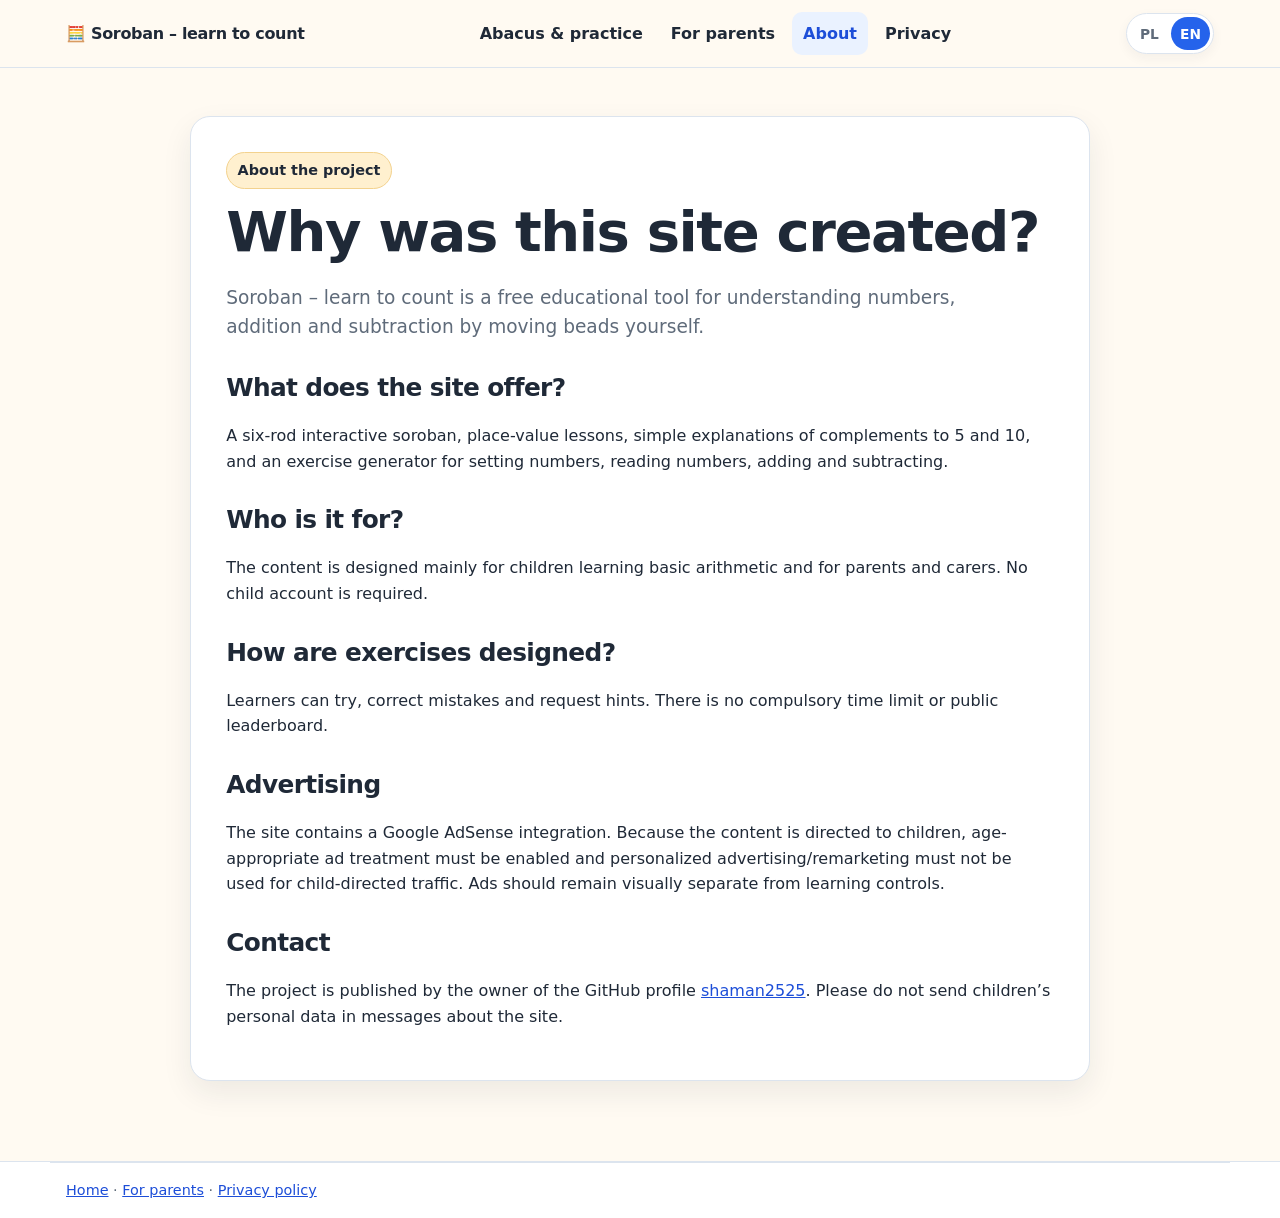
<file: en/about.html>
<!doctype html><html lang="en"><head><meta charset="utf-8"><meta name="viewport" content="width=device-width,initial-scale=1"><meta name="description" content="About the free Soroban learning project for children and parents."><meta name="theme-color" content="#fffaf2"><meta name="robots" content="index,follow,max-image-preview:large"><title>About – Soroban learning site</title><link rel="canonical" href="https://soroban-learning.github.io/en/about.html"><link rel="alternate" hreflang="en" href="https://soroban-learning.github.io/en/about.html"><link rel="alternate" hreflang="pl" href="https://soroban-learning.github.io/o-stronie.html"><link rel="alternate" hreflang="x-default" href="https://soroban-learning.github.io/"><link rel="stylesheet" href="../assets/css/style.css"><script async src="https://pagead2.googlesyndication.com/pagead/js/adsbygoogle.js?client=ca-pub-2654167674032555" crossorigin="anonymous"></script></head><body><a class="skip-link" href="#main">Skip to content</a><header class="site-header"><div class="nav-wrap"><a class="brand" href="index.html">🧮 Soroban – learn to count</a><nav class="site-nav" aria-label="Main navigation"><a href="index.html">Abacus & practice</a><a href="parents.html">For parents</a><a href="about.html" aria-current="page">About</a><a href="privacy.html">Privacy</a></nav><div class="lang-switch" aria-label="Language"><a href="../o-stronie.html" data-lang-choice="pl">PL</a><a href="about.html" aria-current="true" data-lang-choice="en">EN</a></div></div></header><main id="main" class="content-page"><div class="container"><article class="content-card"><span class="eyebrow">About the project</span><h1>Why was this site created?</h1><p class="lead">Soroban – learn to count is a free educational tool for understanding numbers, addition and subtraction by moving beads yourself.</p><h2>What does the site offer?</h2><p>A six-rod interactive soroban, place-value lessons, simple explanations of complements to 5 and 10, and an exercise generator for setting numbers, reading numbers, adding and subtracting.</p><h2>Who is it for?</h2><p>The content is designed mainly for children learning basic arithmetic and for parents and carers. No child account is required.</p><h2>How are exercises designed?</h2><p>Learners can try, correct mistakes and request hints. There is no compulsory time limit or public leaderboard.</p><h2>Advertising</h2><p>The site contains a Google AdSense integration. Because the content is directed to children, age-appropriate ad treatment must be enabled and personalized advertising/remarketing must not be used for child-directed traffic. Ads should remain visually separate from learning controls.</p><h2>Contact</h2><p>The project is published by the owner of the GitHub profile <a href="https://github.com/shaman2525" rel="noopener noreferrer">shaman2525</a>. Please do not send children’s personal data in messages about the site.</p></article></div></main><footer class="site-footer"><div class="container footer-bottom"><a href="index.html">Home</a> · <a href="parents.html">For parents</a> · <a href="privacy.html">Privacy policy</a></div></footer><script src="../assets/js/lang.js"></script></body></html>
</file>
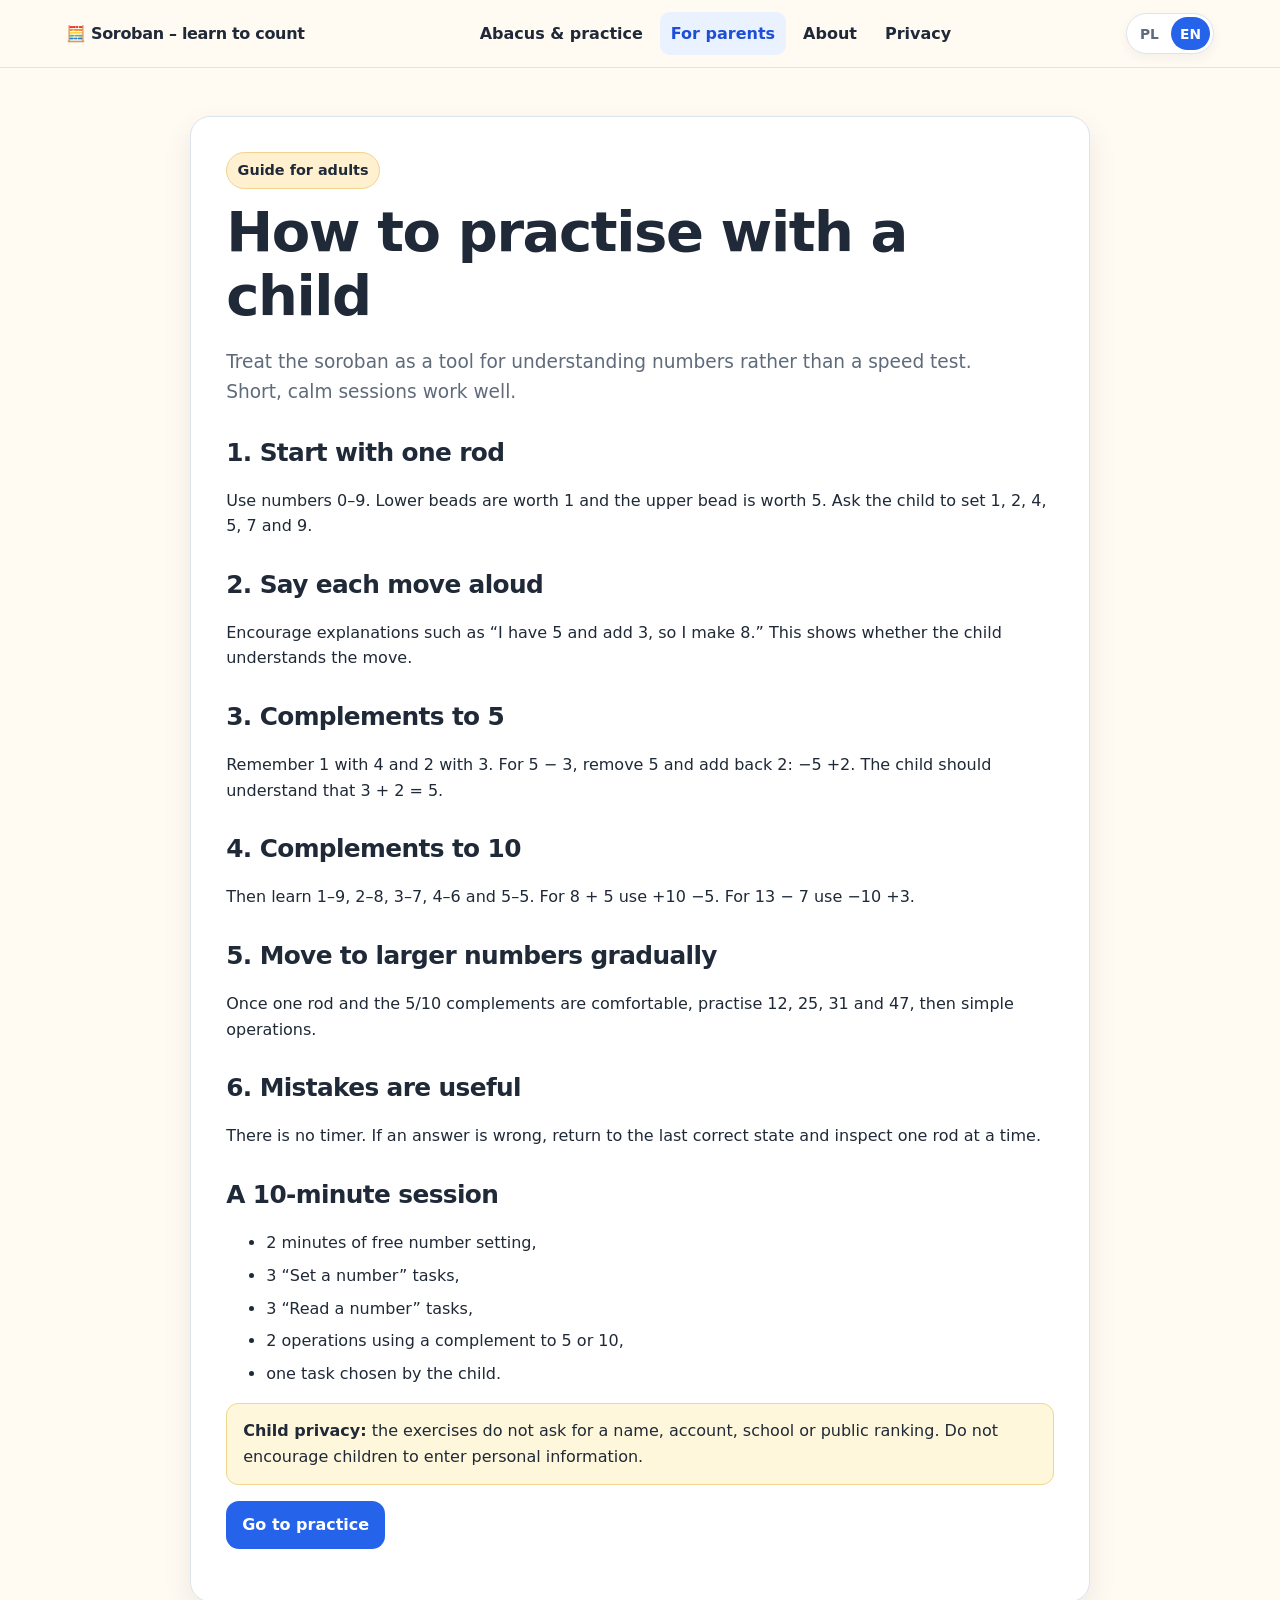
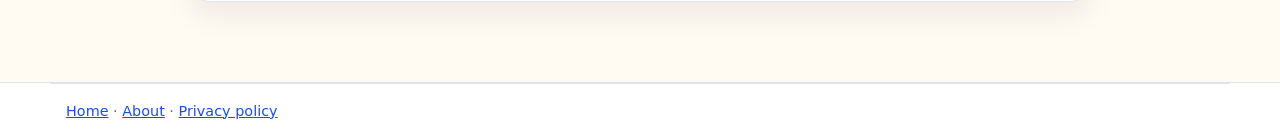
<file: en/parents.html>
<!doctype html><html lang="en"><head><meta charset="utf-8"><meta name="viewport" content="width=device-width,initial-scale=1"><meta name="description" content="A calm, practical guide for parents and carers using the soroban with children."><meta name="theme-color" content="#fffaf2"><meta name="robots" content="index,follow,max-image-preview:large"><title>For parents – helping a child learn with a soroban</title><link rel="canonical" href="https://soroban-learning.github.io/en/parents.html"><link rel="alternate" hreflang="en" href="https://soroban-learning.github.io/en/parents.html"><link rel="alternate" hreflang="pl" href="https://soroban-learning.github.io/rodzice.html"><link rel="alternate" hreflang="x-default" href="https://soroban-learning.github.io/"><link rel="stylesheet" href="../assets/css/style.css"><script async src="https://pagead2.googlesyndication.com/pagead/js/adsbygoogle.js?client=ca-pub-2654167674032555" crossorigin="anonymous"></script></head><body><a class="skip-link" href="#main">Skip to content</a><header class="site-header"><div class="nav-wrap"><a class="brand" href="index.html">🧮 Soroban – learn to count</a><nav class="site-nav" aria-label="Main navigation"><a href="index.html">Abacus & practice</a><a href="parents.html" aria-current="page">For parents</a><a href="about.html">About</a><a href="privacy.html">Privacy</a></nav><div class="lang-switch" aria-label="Language"><a href="../rodzice.html" data-lang-choice="pl">PL</a><a href="parents.html" aria-current="true" data-lang-choice="en">EN</a></div></div></header><main id="main" class="content-page"><div class="container"><article class="content-card"><span class="eyebrow">Guide for adults</span><h1>How to practise with a child</h1><p class="lead">Treat the soroban as a tool for understanding numbers rather than a speed test. Short, calm sessions work well.</p><h2>1. Start with one rod</h2><p>Use numbers 0–9. Lower beads are worth 1 and the upper bead is worth 5. Ask the child to set 1, 2, 4, 5, 7 and 9.</p><h2>2. Say each move aloud</h2><p>Encourage explanations such as “I have 5 and add 3, so I make 8.” This shows whether the child understands the move.</p><h2>3. Complements to 5</h2><p>Remember 1 with 4 and 2 with 3. For 5 − 3, remove 5 and add back 2: −5 +2. The child should understand that 3 + 2 = 5.</p><h2>4. Complements to 10</h2><p>Then learn 1–9, 2–8, 3–7, 4–6 and 5–5. For 8 + 5 use +10 −5. For 13 − 7 use −10 +3.</p><h2>5. Move to larger numbers gradually</h2><p>Once one rod and the 5/10 complements are comfortable, practise 12, 25, 31 and 47, then simple operations.</p><h2>6. Mistakes are useful</h2><p>There is no timer. If an answer is wrong, return to the last correct state and inspect one rod at a time.</p><h2>A 10-minute session</h2><ul><li>2 minutes of free number setting,</li><li>3 “Set a number” tasks,</li><li>3 “Read a number” tasks,</li><li>2 operations using a complement to 5 or 10,</li><li>one task chosen by the child.</li></ul><div class="notice"><strong>Child privacy:</strong> the exercises do not ask for a name, account, school or public ranking. Do not encourage children to enter personal information.</div><p><a class="btn btn-primary" href="index.html#practice">Go to practice</a></p></article></div></main><footer class="site-footer"><div class="container footer-bottom"><a href="index.html">Home</a> · <a href="about.html">About</a> · <a href="privacy.html">Privacy policy</a></div></footer><script src="../assets/js/lang.js"></script></body></html>
</file>
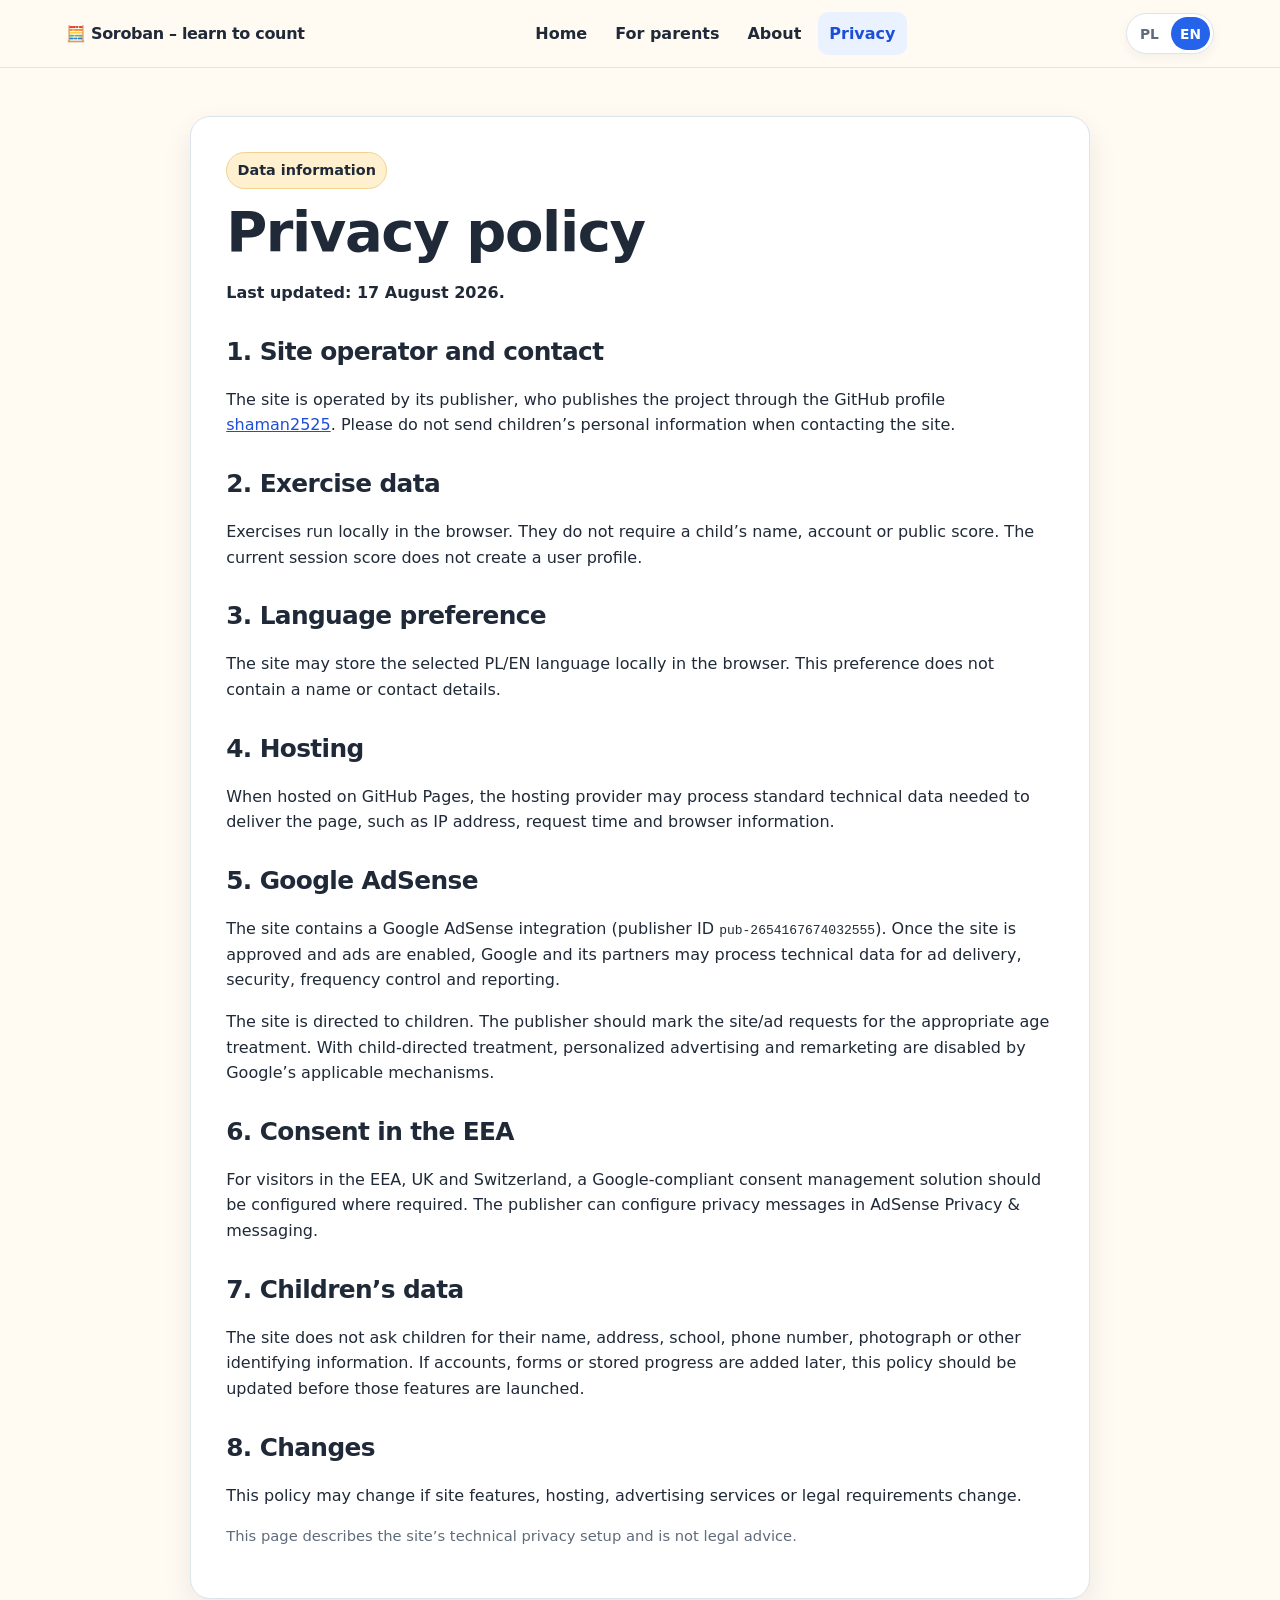
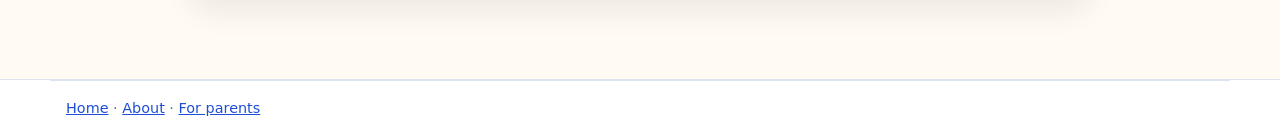
<file: en/privacy.html>
<!doctype html><html lang="en"><head><meta charset="utf-8"><meta name="viewport" content="width=device-width,initial-scale=1"><meta name="description" content="Privacy information for the Soroban learning website."><meta name="theme-color" content="#fffaf2"><meta name="robots" content="index,follow,max-image-preview:large"><title>Privacy policy – Soroban</title><link rel="canonical" href="https://soroban-learning.github.io/en/privacy.html"><link rel="alternate" hreflang="en" href="https://soroban-learning.github.io/en/privacy.html"><link rel="alternate" hreflang="pl" href="https://soroban-learning.github.io/prywatnosc.html"><link rel="alternate" hreflang="x-default" href="https://soroban-learning.github.io/"><link rel="stylesheet" href="../assets/css/style.css"><script async src="https://pagead2.googlesyndication.com/pagead/js/adsbygoogle.js?client=ca-pub-2654167674032555" crossorigin="anonymous"></script></head><body><a class="skip-link" href="#main">Skip to content</a><header class="site-header"><div class="nav-wrap"><a class="brand" href="index.html">🧮 Soroban – learn to count</a><nav class="site-nav" aria-label="Main navigation"><a href="index.html">Home</a><a href="parents.html">For parents</a><a href="about.html">About</a><a href="privacy.html" aria-current="page">Privacy</a></nav><div class="lang-switch" aria-label="Language"><a href="../prywatnosc.html" data-lang-choice="pl">PL</a><a href="privacy.html" aria-current="true" data-lang-choice="en">EN</a></div></div></header><main id="main" class="content-page"><div class="container"><article class="content-card"><span class="eyebrow">Data information</span><h1>Privacy policy</h1><p><strong>Last updated: 17 August 2026.</strong></p><h2>1. Site operator and contact</h2><p>The site is operated by its publisher, who publishes the project through the GitHub profile <a href="https://github.com/shaman2525" rel="noopener noreferrer">shaman2525</a>. Please do not send children’s personal information when contacting the site.</p><h2>2. Exercise data</h2><p>Exercises run locally in the browser. They do not require a child’s name, account or public score. The current session score does not create a user profile.</p><h2>3. Language preference</h2><p>The site may store the selected PL/EN language locally in the browser. This preference does not contain a name or contact details.</p><h2>4. Hosting</h2><p>When hosted on GitHub Pages, the hosting provider may process standard technical data needed to deliver the page, such as IP address, request time and browser information.</p><h2>5. Google AdSense</h2><p>The site contains a Google AdSense integration (publisher ID <code>pub-2654167674032555</code>). Once the site is approved and ads are enabled, Google and its partners may process technical data for ad delivery, security, frequency control and reporting.</p><p>The site is directed to children. The publisher should mark the site/ad requests for the appropriate age treatment. With child-directed treatment, personalized advertising and remarketing are disabled by Google’s applicable mechanisms.</p><h2>6. Consent in the EEA</h2><p>For visitors in the EEA, UK and Switzerland, a Google-compliant consent management solution should be configured where required. The publisher can configure privacy messages in AdSense Privacy & messaging.</p><h2>7. Children’s data</h2><p>The site does not ask children for their name, address, school, phone number, photograph or other identifying information. If accounts, forms or stored progress are added later, this policy should be updated before those features are launched.</p><h2>8. Changes</h2><p>This policy may change if site features, hosting, advertising services or legal requirements change.</p><p class="privacy-note">This page describes the site’s technical privacy setup and is not legal advice.</p></article></div></main><footer class="site-footer"><div class="container footer-bottom"><a href="index.html">Home</a> · <a href="about.html">About</a> · <a href="parents.html">For parents</a></div></footer><script src="../assets/js/lang.js"></script></body></html>
</file>
<file: assets/css/style.css>
:root {
  --bg: #fffaf2;
  --surface: #ffffff;
  --surface-soft: #f3f8ff;
  --ink: #1f2937;
  --muted: #5f6b7a;
  --primary: #2563eb;
  --primary-dark: #1d4ed8;
  --secondary: #f59e0b;
  --success: #15803d;
  --danger: #b91c1c;
  --line: #dce4ee;
  --wood: #b87937;
  --wood-dark: #75451e;
  --bead: #e6a84b;
  --shadow: 0 12px 30px rgba(31, 41, 55, .08);
  --radius: 20px;
}

* { box-sizing: border-box; }
html { scroll-behavior: smooth; }
body {
  margin: 0;
  background: var(--bg);
  color: var(--ink);
  font-family: system-ui, -apple-system, BlinkMacSystemFont, "Segoe UI", sans-serif;
  line-height: 1.6;
}
a { color: var(--primary-dark); }
a:hover { text-decoration-thickness: 2px; }
button, input, select { font: inherit; }
button { cursor: pointer; }
img { max-width: 100%; }

.skip-link {
  position: absolute;
  left: -999px;
  top: 8px;
  z-index: 999;
  background: #fff;
  color: #000;
  padding: .7rem 1rem;
  border-radius: 10px;
}
.skip-link:focus { left: 8px; }

.site-header {
  position: sticky;
  top: 0;
  z-index: 40;
  background: rgba(255, 250, 242, .95);
  border-bottom: 1px solid var(--line);
  backdrop-filter: blur(10px);
}
.nav-wrap {
  max-width: 1180px;
  margin: 0 auto;
  padding: .75rem 1rem;
  display: flex;
  align-items: center;
  justify-content: space-between;
  gap: 1rem;
}
.brand {
  display: inline-flex;
  align-items: center;
  gap: .55rem;
  text-decoration: none;
  color: var(--ink);
  font-weight: 800;
  letter-spacing: -.02em;
}
.brand-mark { font-size: 1.55rem; }
.site-nav { display: flex; flex-wrap: wrap; gap: .35rem; }
.site-nav a {
  color: var(--ink);
  text-decoration: none;
  padding: .55rem .7rem;
  border-radius: 10px;
  font-weight: 650;
}
.site-nav a:hover, .site-nav a[aria-current="page"] { background: #eaf2ff; color: var(--primary-dark); }

.container { max-width: 1180px; margin: 0 auto; padding: 0 1rem; }
.hero {
  padding: 4rem 0 2.5rem;
  display: grid;
  grid-template-columns: 1.05fr .95fr;
  gap: 2rem;
  align-items: center;
}
.eyebrow {
  display: inline-block;
  margin-bottom: .7rem;
  padding: .35rem .65rem;
  background: #fff0cf;
  border: 1px solid #f3d28e;
  border-radius: 999px;
  font-size: .9rem;
  font-weight: 750;
}
h1, h2, h3 { line-height: 1.15; letter-spacing: -.025em; }
h1 { font-size: clamp(2.25rem, 6vw, 4.6rem); margin: 0 0 1rem; }
h2 { font-size: clamp(1.7rem, 3vw, 2.5rem); margin-top: 0; }
h3 { font-size: 1.25rem; }
.lead { font-size: 1.16rem; color: var(--muted); max-width: 66ch; }
.actions { display: flex; flex-wrap: wrap; gap: .8rem; margin-top: 1.4rem; }
.btn {
  display: inline-flex;
  justify-content: center;
  align-items: center;
  min-height: 44px;
  border: 0;
  border-radius: 13px;
  padding: .72rem 1rem;
  text-decoration: none;
  font-weight: 800;
  transition: transform .15s ease, background .15s ease;
}
.btn:hover { transform: translateY(-1px); }
.btn-primary { background: var(--primary); color: #fff; }
.btn-primary:hover { background: var(--primary-dark); }
.btn-secondary { background: #fff; color: var(--ink); border: 1px solid var(--line); }
.btn-small { min-height: 38px; padding: .55rem .75rem; font-size: .94rem; }

.hero-card, .card, .lesson-card, .exercise-panel, .parent-note, .content-card {
  background: var(--surface);
  border: 1px solid var(--line);
  border-radius: var(--radius);
  box-shadow: var(--shadow);
}
.hero-card { padding: 1.25rem; }
.hero-list { margin: .7rem 0 0; padding-left: 1.2rem; }
.hero-list li { margin: .35rem 0; }

.section { padding: 2.6rem 0; }
.section-head { margin-bottom: 1.3rem; max-width: 760px; }
.section-head p { color: var(--muted); }
.grid-3 { display: grid; grid-template-columns: repeat(3, 1fr); gap: 1rem; }
.card { padding: 1.25rem; }
.card-icon { font-size: 2rem; }
.card p { color: var(--muted); }

.soroban-shell {
  margin-top: 1.2rem;
  background: #f8ead8;
  border: 10px solid var(--wood-dark);
  border-radius: 22px;
  padding: 1rem .7rem .8rem;
  overflow-x: auto;
  box-shadow: inset 0 0 0 4px var(--wood), var(--shadow);
}
.soroban {
  min-width: 590px;
  display: flex;
  gap: 24px;
  justify-content: center;
  align-items: flex-start;
  padding: .4rem .8rem .9rem;
}
.rod-wrap { text-align: center; }
.rod {
  width: 62px;
  height: 340px;
  position: relative;
  border-left: 4px solid #5c3a20;
  border-right: 4px solid #5c3a20;
}
.divider {
  position: absolute;
  top: 120px;
  left: -14px;
  right: -14px;
  height: 7px;
  background: var(--wood-dark);
  border-radius: 5px;
  z-index: 3;
}
.bead {
  width: 40px;
  height: 34px;
  background: linear-gradient(#f5bd65, var(--bead));
  border: 2px solid #a76c25;
  border-radius: 50% 50% 45% 45%;
  position: absolute;
  left: 50%;
  transform: translateX(-50%);
  cursor: pointer;
  transition: transform .18s ease, filter .15s ease;
  box-shadow: 0 3px 5px rgba(73, 44, 17, .25);
}
.bead:hover { filter: brightness(1.05); }
.bead:focus-visible { outline: 4px solid #fff; box-shadow: 0 0 0 7px var(--primary); }
.upper { top: 20px; }
.upper.active { transform: translate(-50%, 50px); }
.lower.b1 { top: 160px; }
.lower.b2 { top: 200px; }
.lower.b3 { top: 240px; }
.lower.b4 { top: 280px; }
.lower.active { transform: translate(-50%, -35px); }
.rod-label { margin-top: .45rem; font-size: .82rem; font-weight: 800; color: #5c3a20; }

.soroban-toolbar {
  display: flex;
  flex-wrap: wrap;
  justify-content: center;
  align-items: center;
  gap: .8rem;
  margin-top: 1rem;
}
.value-box {
  min-width: 190px;
  padding: .7rem 1rem;
  border-radius: 13px;
  background: #eef6ff;
  border: 1px solid #cbdff8;
  font-size: 1.12rem;
  font-weight: 850;
}
.value-hidden .value-number { filter: blur(8px); user-select: none; }

.learning-strip {
  display: grid;
  grid-template-columns: repeat(4, 1fr);
  gap: .9rem;
}
.lesson-card { padding: 1.15rem; }
.lesson-card strong { display: block; margin-bottom: .35rem; }
.lesson-card p { margin-bottom: 0; color: var(--muted); }

.exercise-panel { padding: 1.3rem; }
.controls {
  display: grid;
  grid-template-columns: repeat(4, minmax(0, 1fr));
  gap: .8rem;
  margin-bottom: 1rem;
}
.field { text-align: left; }
.field label { display: block; font-weight: 750; margin-bottom: .35rem; }
.field select, .field input {
  width: 100%;
  min-height: 44px;
  padding: .65rem .75rem;
  border: 1px solid #bfcbd9;
  border-radius: 11px;
  background: #fff;
  color: var(--ink);
}
.task-box {
  background: var(--surface-soft);
  border: 2px dashed #b8ccea;
  border-radius: 16px;
  padding: 1.2rem;
  text-align: center;
}
.task-text { font-size: clamp(1.45rem, 3vw, 2.1rem); font-weight: 900; margin: .3rem 0 .8rem; }
.feedback { min-height: 1.9rem; margin-top: .7rem; font-weight: 800; }
.feedback.ok { color: var(--success); }
.feedback.bad { color: var(--danger); }
.answer-row { display: flex; flex-wrap: wrap; gap: .6rem; align-items: center; justify-content: center; }
.answer-row input { width: min(220px, 100%); min-height: 44px; border: 1px solid #bfcbd9; border-radius: 11px; padding: .65rem .8rem; }
.score { margin-top: .8rem; color: var(--muted); font-weight: 700; }

.steps { counter-reset: step; display: grid; gap: .85rem; }
.step {
  position: relative;
  padding: 1rem 1rem 1rem 3.6rem;
  border-left: 4px solid #b9cff4;
  background: #f8fbff;
  border-radius: 0 14px 14px 0;
}
.step::before {
  counter-increment: step;
  content: counter(step);
  position: absolute;
  left: 1rem;
  top: .95rem;
  width: 1.8rem;
  height: 1.8rem;
  display: grid;
  place-items: center;
  border-radius: 50%;
  background: var(--primary);
  color: #fff;
  font-weight: 900;
}

.faq details { background: #fff; border: 1px solid var(--line); border-radius: 14px; padding: .9rem 1rem; margin: .65rem 0; }
.faq summary { cursor: pointer; font-weight: 800; }

.parent-note { padding: 1.25rem; border-left: 6px solid var(--secondary); }
.parent-note p:last-child { margin-bottom: 0; }

.ad-placeholder {
  margin: 1.3rem auto;
  max-width: 970px;
  min-height: 100px;
  border: 1px dashed #aab5c2;
  background: #f7f8fa;
  color: #697586;
  display: grid;
  place-items: center;
  text-align: center;
  padding: 1rem;
  border-radius: 12px;
  font-size: .9rem;
}
.ad-placeholder strong { display: block; color: #465261; }

.site-footer { margin-top: 2rem; border-top: 1px solid var(--line); background: #fff; }
.footer-grid { padding: 2rem 1rem; display: grid; grid-template-columns: 1.4fr 1fr 1fr; gap: 1.5rem; }
.footer-links { display: grid; gap: .45rem; align-content: start; }
.footer-bottom { border-top: 1px solid var(--line); padding: 1rem; color: var(--muted); font-size: .9rem; }

.content-page { padding: 3rem 0; }
.content-card { padding: clamp(1.2rem, 3vw, 2.2rem); max-width: 900px; margin: 0 auto; }
.content-card h1 { font-size: clamp(2rem, 5vw, 3.5rem); }
.content-card h2 { margin-top: 2rem; font-size: 1.55rem; }
.content-card li { margin: .45rem 0; }
.notice { padding: .9rem 1rem; background: #fff7db; border: 1px solid #efd78b; border-radius: 12px; }

@media (max-width: 900px) {
  .hero { grid-template-columns: 1fr; padding-top: 2.5rem; }
  .grid-3, .learning-strip { grid-template-columns: repeat(2, 1fr); }
  .controls { grid-template-columns: repeat(2, 1fr); }
  .footer-grid { grid-template-columns: 1fr 1fr; }
}
@media (max-width: 620px) {
  .nav-wrap { align-items: flex-start; flex-direction: column; }
  .site-nav { width: 100%; overflow-x: auto; flex-wrap: nowrap; padding-bottom: .2rem; }
  .site-nav a { white-space: nowrap; }
  .grid-3, .learning-strip, .controls, .footer-grid { grid-template-columns: 1fr; }
  h1 { font-size: 2.4rem; }
  .section { padding: 2rem 0; }
  .soroban { gap: 16px; }
}

@media (prefers-reduced-motion: reduce) {
  *, *::before, *::after { scroll-behavior: auto !important; transition: none !important; }
}

/* Nauka dodawania i odejmowania */
.arithmetic-school { background: linear-gradient(180deg, rgba(238,246,255,.55), rgba(255,250,242,.35)); }
.rule-intro {
  display: grid;
  grid-template-columns: 110px 1fr;
  gap: 1.2rem;
  align-items: center;
  padding: 1.25rem;
  margin-bottom: 1rem;
  background: #fff;
  border: 1px solid var(--line);
  border-radius: var(--radius);
  box-shadow: var(--shadow);
}
.rule-big {
  width: 92px;
  height: 92px;
  display: grid;
  place-items: center;
  border-radius: 50%;
  background: #fff1cf;
  border: 4px solid #e2a838;
  font-size: 3.4rem;
  font-weight: 950;
  color: #6f4712;
}
.friend-pairs { display: flex; flex-wrap: wrap; gap: .65rem; margin-top: .65rem; }
.friend-pairs span {
  padding: .5rem .75rem;
  background: #eef6ff;
  border: 1px solid #cbdff8;
  border-radius: 999px;
  font-weight: 900;
}
.arithmetic-grid { display: grid; grid-template-columns: repeat(2, minmax(0, 1fr)); gap: 1rem; }
.teach-card {
  padding: 1.25rem;
  background: #fff;
  border: 1px solid var(--line);
  border-radius: var(--radius);
  box-shadow: var(--shadow);
}
.teach-card-accent { border: 3px solid #f0c363; background: #fffdf6; }
.teach-tag {
  display: inline-block;
  margin-bottom: .55rem;
  padding: .28rem .55rem;
  border-radius: 999px;
  background: #eef6ff;
  color: #244f89;
  font-size: .82rem;
  font-weight: 900;
  text-transform: uppercase;
  letter-spacing: .03em;
}
.equation {
  margin: .8rem 0;
  padding: .75rem 1rem;
  background: #f4f8fd;
  border: 1px solid #d6e3f2;
  border-radius: 12px;
  text-align: center;
  font-size: clamp(1.25rem, 3vw, 1.65rem);
  font-weight: 950;
}
.move-list { padding-left: 1.35rem; }
.move-list li { margin: .48rem 0; }
.kid-note { padding: .75rem .85rem; background: #fff7db; border-radius: 10px; }
.complement-box {
  margin-top: 1rem;
  padding: 1.3rem;
  background: #fff;
  border: 1px solid var(--line);
  border-radius: var(--radius);
  box-shadow: var(--shadow);
}
.complement-columns { display: grid; grid-template-columns: repeat(2, 1fr); gap: 1rem; }
.complement-columns > div { padding: 1rem; background: #f8fbff; border-radius: 14px; }
.complement-columns p { margin: .42rem 0; }
.rule-warning { margin: 1rem 0 0; padding: .85rem 1rem; border-left: 5px solid #e2a838; background: #fff9e8; }
.mini-practice { margin-top: 1rem; padding: 1.2rem; text-align: center; background: #fff; border: 1px solid var(--line); border-radius: var(--radius); }
.practice-chips { display: flex; flex-wrap: wrap; justify-content: center; gap: .55rem; margin: .8rem 0; }
.practice-chips span { padding: .55rem .75rem; border-radius: 10px; background: #f2f7ff; border: 1px solid #d7e5f7; font-weight: 900; }

@media (max-width: 720px) {
  .rule-intro { grid-template-columns: 1fr; text-align: center; }
  .rule-big { margin: 0 auto; }
  .friend-pairs { justify-content: center; }
  .arithmetic-grid, .complement-columns { grid-template-columns: 1fr; }
}


/* Language switch and production polish */
.header-actions { display:flex; align-items:center; gap:.7rem; }
.lang-switch { display:inline-flex; align-items:center; gap:.18rem; padding:.2rem; border:1px solid var(--line); background:#fff; border-radius:999px; box-shadow:0 4px 12px rgba(31,41,55,.05); }
.lang-switch a { min-width:38px; padding:.35rem .55rem; text-align:center; border-radius:999px; text-decoration:none; color:var(--muted); font-weight:850; font-size:.86rem; }
.lang-switch a[aria-current="true"] { background:var(--primary); color:#fff; }
.lang-switch a:focus-visible { outline:3px solid #93b4ee; outline-offset:2px; }
.privacy-note { font-size:.92rem; color:var(--muted); }
.ad-disclosure { margin:1rem 0 0; padding:.8rem 1rem; border-left:4px solid #9fbce8; background:#f7fbff; border-radius:0 10px 10px 0; font-size:.92rem; color:var(--muted); }
@media (max-width: 900px) { .nav-wrap { flex-wrap:wrap; } .header-actions { width:100%; justify-content:space-between; } }
@media (max-width: 620px) { .header-actions { width:100%; align-items:flex-start; } .lang-switch { flex:0 0 auto; } }
</file>
